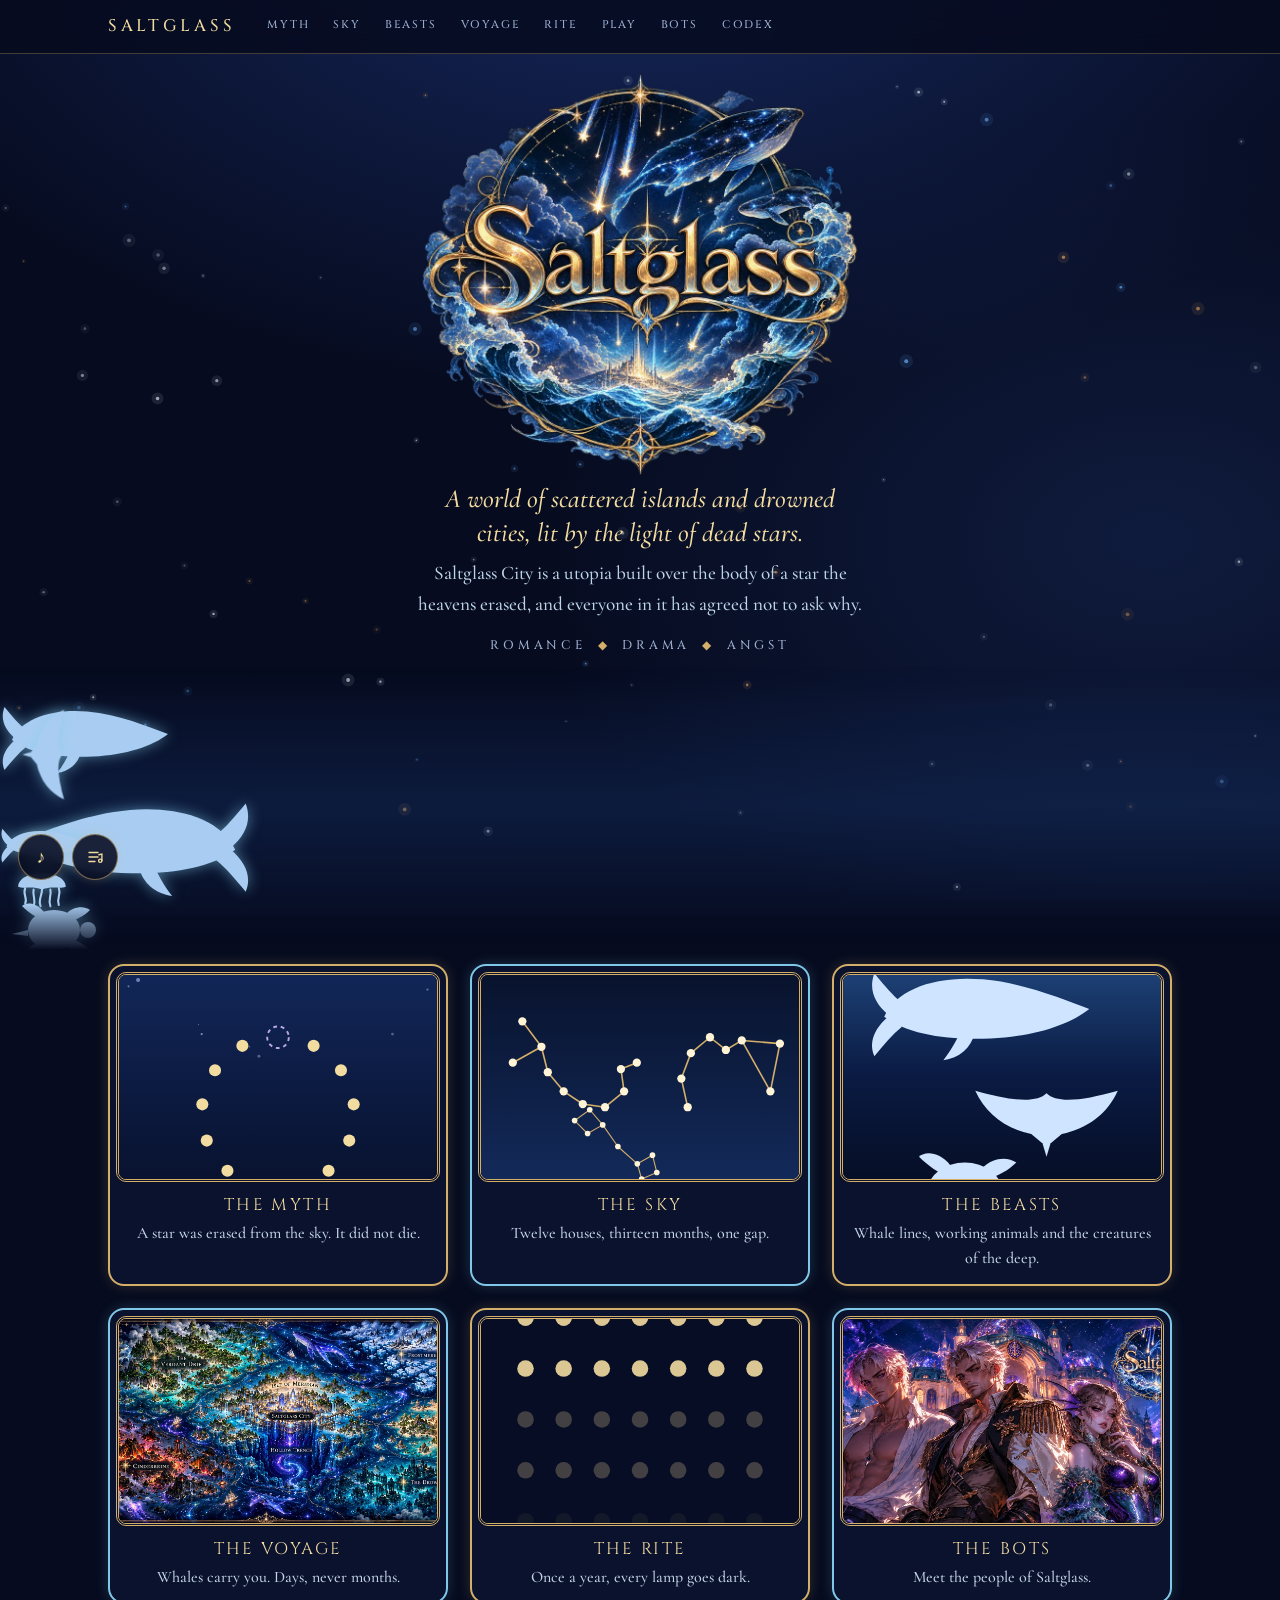
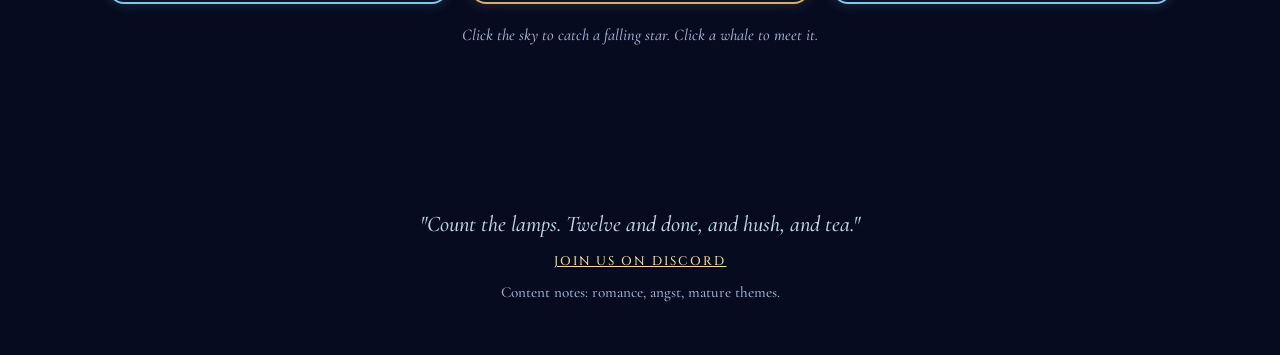
<file: index.html>
<!DOCTYPE html>
<html lang="en">
<head>
<meta charset="utf-8">
<meta http-equiv="Cache-Control" content="no-cache, must-revalidate">
<meta name="viewport" content="width=device-width, initial-scale=1, viewport-fit=cover">
<meta name="theme-color" content="#060b1f">
<title>Saltglass</title>
<link rel="icon" href="img/logo.webp">
<link rel="preconnect" href="https://fonts.googleapis.com">
<link rel="preconnect" href="https://fonts.gstatic.com" crossorigin>
<link href="https://fonts.googleapis.com/css2?family=Cinzel:wght@400;600&family=Cormorant+Garamond:ital,wght@0,500;0,600;1,500&display=swap" rel="stylesheet">
<link rel="stylesheet" href="css/style.css?v=20261114">
</head>
<body data-view="home">
<canvas id="starfall" aria-hidden="true"></canvas>
<div class="dimmer" aria-hidden="true"></div>

<header class="nav">
  <div class="nav-in">
    <button class="burger" id="menuBtn" aria-label="Menu" aria-expanded="false" aria-controls="navlinks"><span></span><span></span><span></span></button>
    <a class="brand" href="#home">Saltglass</a>
    <nav id="navlinks" aria-label="Sections">
      <a href="#myth">Myth</a><a href="#sky">Sky</a><a href="#beasts">Beasts</a><a href="#voyage">Voyage</a><a href="#rite">Rite</a><a href="#play">Play</a><a href="#bots">Bots</a><a href="#codex">Codex</a>
    </nav>
  </div>
</header>

<main>
  <section class="view" id="v-home" hidden></section>
  <section class="view" id="v-myth" hidden></section>
  <section class="view" id="v-sky" hidden></section>
  <section class="view" id="v-beasts" hidden></section>
  <section class="view" id="v-voyage" hidden></section>
  <section class="view" id="v-rite" hidden></section>
  <section class="view" id="v-play" hidden></section>
  <section class="view" id="v-bots" hidden></section>
  <section class="view" id="v-codex" hidden></section>
</main>

<footer class="foot">
  <p class="quote">"Count the lamps. Twelve and done, and hush, and tea."</p>
  <p class="foot-line"><a id="discord" href="http://discord.gg/velvethaven" target="_blank" rel="noopener">Join us on Discord</a></p>
  <p class="foot-small">Content notes: romance, angst, mature themes.</p>
</footer>

<div class="modal" id="modal" hidden><div class="box" role="dialog" aria-modal="true" aria-label="Details"><button class="x" aria-label="Close">×</button><div id="mbody"></div></div></div>
<div class="toast" id="toast" role="status" aria-live="polite"></div>

<script src="config.js?v=20261114"></script>
<script src="lore.js?v=20261114"></script>
<script src="bots.js?v=20261114"></script>
<script src="songs.js?v=20261114"></script>
<script src="js/art.js?v=20261114"></script>
<script src="js/core.js?v=20261114"></script>
<script src="js/v-home.js?v=20261114"></script>
<script src="js/v-sky.js?v=20261114"></script>
<script src="js/v-voyage.js?v=20261114"></script>
<script src="js/v-codex.js?v=20261114"></script>
<script src="js/v-bots.js?v=20261114"></script>
<script src="js/v-play.js?v=20261114"></script>
<script src="js/music.js?v=20261114"></script>
<script>
  (function(){ var d=document.getElementById('discord'); if(window.SITE_CONFIG&&SITE_CONFIG.DISCORD_URL) d.href=SITE_CONFIG.DISCORD_URL; SG.start(); })();
</script>
</body>
</html>
</file>
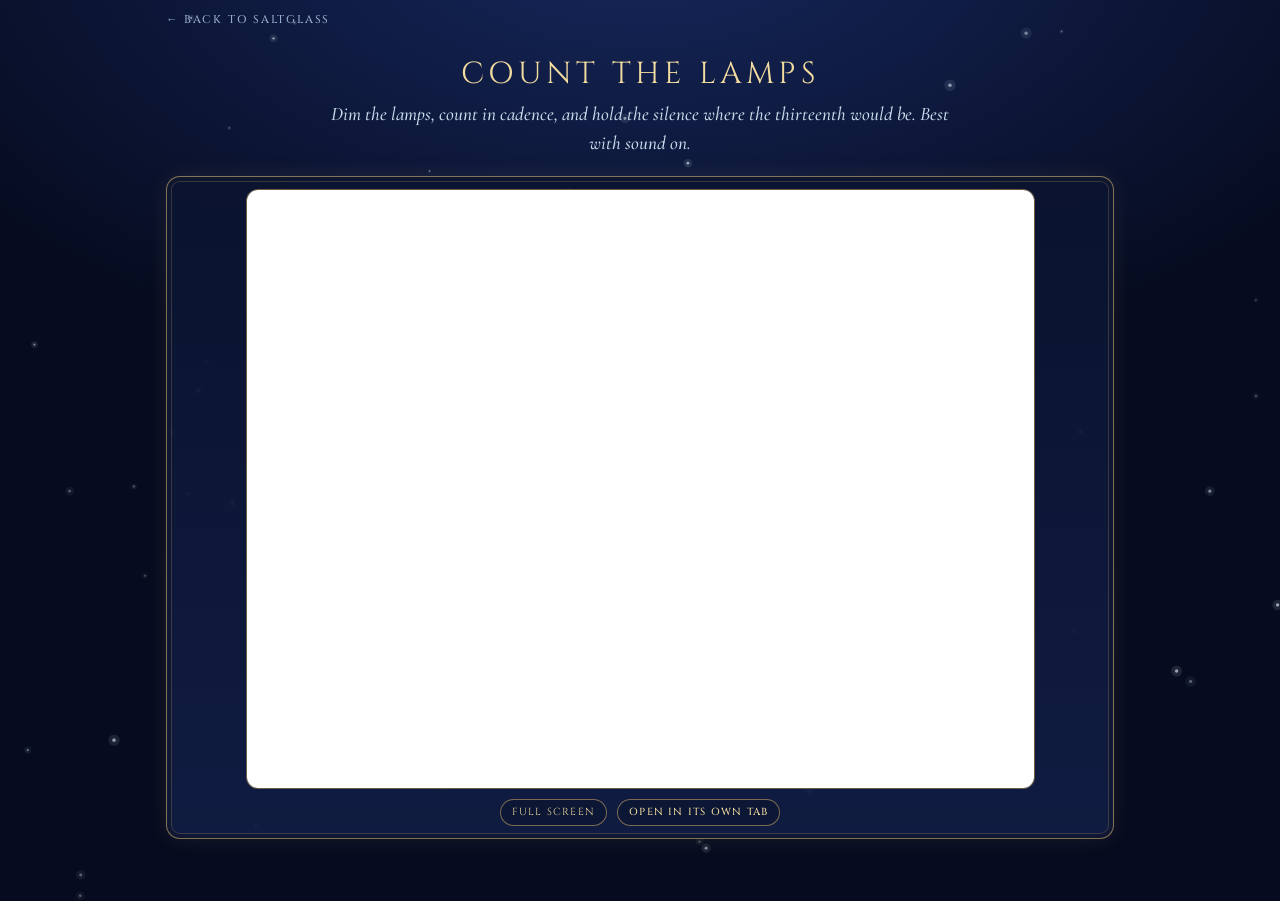
<file: games/count-the-lamps.html>
<!DOCTYPE html>
<html lang="en">
<head>
<meta charset="utf-8">
<meta name="viewport" content="width=device-width,initial-scale=1">
<title>Count the Lamps: a Saltglass rhythm game</title>
<meta name="description" content="Dim the lamps, count in cadence, and hold the silence where the thirteenth would be.">
<link rel="preconnect" href="https://fonts.googleapis.com"><link rel="preconnect" href="https://fonts.gstatic.com" crossorigin>
<link href="https://fonts.googleapis.com/css2?family=Cinzel:wght@400;600&family=Cormorant+Garamond:ital,wght@0,500;0,600;1,500&display=swap" rel="stylesheet">
<link rel="stylesheet" href="game.css?v=1">
<style>
.frame{position:relative;margin:0 auto;border:1px solid rgba(212,175,106,.5);border-radius:12px;overflow:hidden;background:#050a1f}
.frame iframe{position:absolute;left:0;top:0;border:0;overflow:hidden;transform-origin:0 0}
.frame:fullscreen{border:0;border-radius:0;margin:0}
</style>
</head>
<body>
<canvas id="stars" aria-hidden="true"></canvas>
<div class="top"><a href="../index.html#play">&larr; Back to Saltglass</a><span></span></div>
<div class="wrap">
  <h1>Count the Lamps</h1>
  <p class="sub">Dim the lamps, count in cadence, and hold the silence where the thirteenth would be. Best with sound on.</p>
  <div class="panel" style="padding:12px">
    <div class="frame" id="fr"><iframe id="gf" title="Count the Lamps, a Night of Quiet Lights game" allow="autoplay; fullscreen" allowfullscreen referrerpolicy="no-referrer"></iframe></div>
    <div class="row" style="margin-top:10px;justify-content:center"><button class="btn sm" id="fs" type="button">Full screen</button><a class="btn sm" id="tab" target="_blank" rel="noopener" style="text-decoration:none">Open in its own tab</a></div>
  </div>
</div>
<script src="../config.js"></script>
<script src="common.js?v=1"></script>
<script>
(function () {
  const URL_ = (window.SITE_CONFIG || {}).GAME_URL || 'https://light-the-lamps.ai.studio/';
  const fr = document.getElementById('fr'), gf = document.getElementById('gf');
  document.getElementById('tab').href = URL_; gf.src = URL_;
  /* The game renders at a roomy virtual size and is scaled down to fit, so it never needs its own scrollbar. */
  function fit() {
    const fs = document.fullscreenElement === fr, narrow = innerWidth < 700;
    const VW = narrow ? 420 : 1000, VH = narrow ? 820 : 760;
    const availW = fs ? innerWidth : Math.min(940, fr.parentElement.clientWidth - 24), availH = fs ? innerHeight : Math.max(320, innerHeight - 300);
    const sc = Math.min(availW / VW, availH / VH, 1);
    gf.style.width = VW + 'px'; gf.style.height = VH + 'px'; gf.style.transform = 'scale(' + sc + ')';
    fr.style.width = fs ? '100%' : Math.round(VW * sc) + 'px'; fr.style.height = fs ? '100%' : Math.round(VH * sc) + 'px';
  }
  fit(); addEventListener('resize', fit); document.addEventListener('fullscreenchange', fit);
  document.getElementById('fs').onclick = () => { try { (fr.requestFullscreen || fr.webkitRequestFullscreen).call(fr); } catch (e) { window.open(URL_, '_blank', 'noopener'); } };
})();
</script>
</body>
</html>
</file>
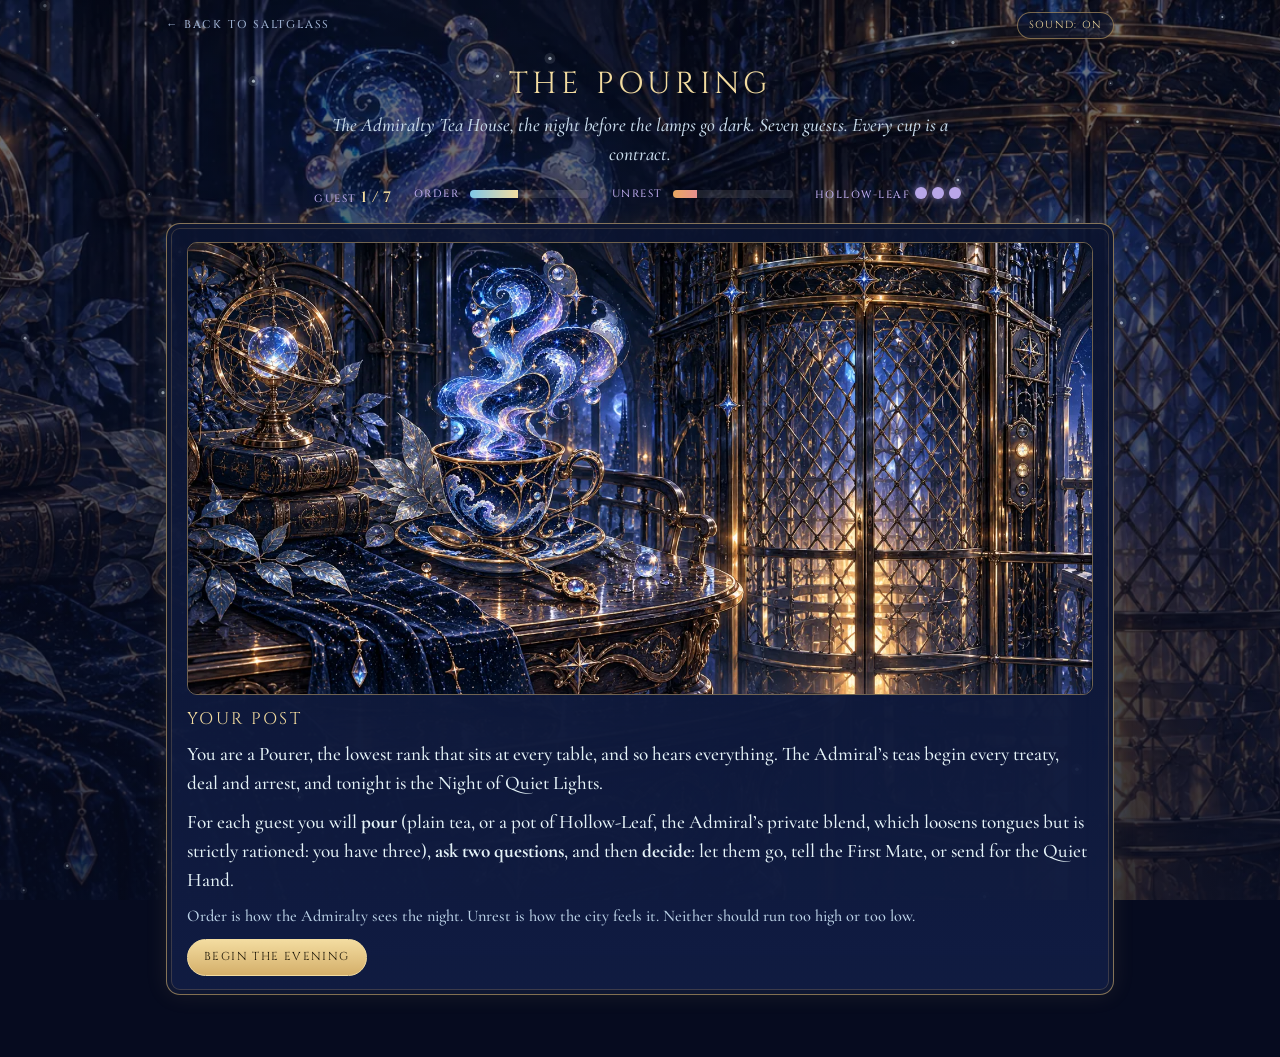
<file: games/pouring.html>
<!DOCTYPE html>
<html lang="en">
<head>
<meta charset="utf-8">
<meta name="viewport" content="width=device-width,initial-scale=1">
<title>The Pouring: a Saltglass tea game</title>
<meta name="description" content="Host seven guests at the Admiralty Tea House. Pour carefully. Every cup is a contract.">
<link rel="preconnect" href="https://fonts.googleapis.com"><link rel="preconnect" href="https://fonts.gstatic.com" crossorigin>
<link href="https://fonts.googleapis.com/css2?family=Cinzel:wght@400;600&family=Cormorant+Garamond:ital,wght@0,500;0,600;1,500&display=swap" rel="stylesheet">
<link rel="stylesheet" href="game.css?v=1">
<style>
.port{width:96px;height:96px;border-radius:50%;object-fit:cover;object-position:50% 25%;border:2px solid var(--gold);box-shadow:0 0 20px rgba(212,175,106,.3);flex:none;background:#0b1430}
@media (max-width:600px){.port{width:72px;height:72px}}
body::before{content:'';position:fixed;inset:0;z-index:0;pointer-events:none;background:linear-gradient(rgba(6,11,31,.55),rgba(6,11,31,.82)),url(img/teahouse.webp) center/cover no-repeat}
.hero-img{display:block;width:100%;aspect-ratio:2/1;object-fit:cover;border-radius:10px;border:1px solid rgba(212,175,106,.5);margin-bottom:12px}
.glyph{width:64px;height:64px;border-radius:50%;border:2px solid var(--gold);display:grid;place-items:center;font-family:var(--display);font-size:1.6rem;color:var(--gold-lt);background:radial-gradient(circle at 50% 35%,#24347a,#0b1430);box-shadow:0 0 18px rgba(212,175,106,.25);flex:none}
.guest{display:flex;gap:16px;align-items:center;margin-bottom:12px}
.guest .nm{font-family:var(--display);font-size:1.15rem;letter-spacing:.08em;color:var(--gold-lt)}
.guest .tt{color:var(--violet);font-style:italic;font-size:1rem}
.choices{display:grid;gap:8px;margin-top:12px}
.choices.two{grid-template-columns:repeat(auto-fit,minmax(min(100%,230px),1fr))}
.choices .btn{text-align:left;border-radius:12px;text-transform:none;letter-spacing:.02em;font-family:var(--body);font-size:1.1rem;padding:11px 14px}
.choices .btn small{display:block;color:var(--mist);font-size:.92rem}
.lines>div{margin:0 0 10px;padding-left:12px;border-left:2px solid rgba(212,175,106,.4)}
.lines .q{color:var(--mist);font-style:normal;font-size:1rem}
.cup{display:inline-block;width:12px;height:12px;border-radius:50%;margin-right:5px;background:var(--violet);box-shadow:0 0 8px rgba(185,167,232,.7);vertical-align:-1px}
.cup.used{background:transparent;border:1px solid var(--mist);box-shadow:none}
.end h1{margin-top:4px}.end .tally{display:grid;grid-template-columns:repeat(auto-fit,minmax(150px,1fr));gap:10px;margin:14px 0}
.end .tally div{border:1px solid rgba(212,175,106,.35);border-radius:10px;padding:8px 12px;background:rgba(11,20,48,.55)}
.end .tally b{display:block;font-family:var(--display);font-size:.62rem;letter-spacing:.16em;text-transform:uppercase;color:var(--violet);font-weight:400}
</style>
</head>
<body>
<canvas id="stars" aria-hidden="true"></canvas>
<div class="top"><a href="../index.html#play">&larr; Back to Saltglass</a><button class="btn sm" id="snd" type="button">Sound: on</button></div>
<div class="wrap">
  <h1>The Pouring</h1>
  <p class="sub">The Admiralty Tea House, the night before the lamps go dark. Seven guests. Every cup is a contract.</p>
  <div class="bar" id="bar"></div>
  <div id="stage"></div>
</div>
<script src="common.js?v=1"></script>
<script>
(function () {
  const { $, esc, tone, bell, clamp, save, load } = G; G.mute($('#snd'));

  /* Verdicts: letgo = let them leave, tell = tell the First Mate, hand = send for the Quiet Hand.
     Each outcome: o = Order change, u = Unrest change. */
  const GUESTS = [
    { id: 'orrin', name: 'Lady Orrin Vessel', title: 'Old-money council member, Upper Terraces', mono: 'O',
      open: 'She takes the cup without looking at it, as people do who have never poured their own.',
      q: [
        ['What brings you to Velvet Haven tonight?', 'The council wishes the quotas raised. We are always told next season.', 'Raised quotas, and a quiet word about why the First Mate’s brass ledger has our family names in it at all.'],
        ['How is the Upper Terraces?', 'Gilded, and a little sleepless.', 'Every lamp on my street flickers at the same hour each night. We have all agreed not to notice.'],
        ['Will you stay for a second cup?', 'A second cup is a second contract, dear. No.', 'Yes. I would like, just once, to sign something I understand.']],
      out: { letgo: { o: 1, u: 0, t: 'She leaves a coin for the Pourer and a sigh for the quotas. The council will keep grumbling.' },
             tell: { o: 1, u: 1, t: 'Volaro hears of it by morning. The council is irritated to be watched, and says so, politely, to everyone.' },
             hand: { o: -1, u: 2, t: 'An old-money lady, quietly collected. By dawn, three families have stopped drinking at the Haven.' } } },

    { id: 'corvane', name: 'Corvane Salt', title: 'Broker, Ashgrove Atoll', mono: 'C',
      open: 'He watches you pour, as a man does who has watched a great many things poured.',
      q: [
        ['Where have you sailed from?', 'Ashgrove, with salt. Honest salt.', 'Ashgrove. Eleven crates of salt and four of something that glitters when a lid slips.'],
        ['What are you carrying?', 'Tea, salt, fish. Check the barrels if you doubt me.', 'Dust, love. Clear, near pure. A Pale Runner brought it in under the fish.'],
        ['Is the tea to your liking?', 'Strong. Too strong for a man with nothing to hide.', 'I never drink what I have not watched poured. Yours was the first I could not refuse.']],
      out: { letgo: { o: -2, u: 0, t: 'He bows. By midnight there is a new twist of oilskin in a Tea House back room, and nobody has looked for it.' },
             tell: { o: 1, u: 0, t: 'The First Mate’s clerks are very interested in four crates. Corvane is gone before they reach the quay.' },
             hand: { o: 2, u: 0, t: 'The Quiet Hand escorts him out after the pot is poured. The crates are found. Order is quietly pleased.' } } },

    { id: 'ilu', name: 'Ilu Reedmark', title: 'Envoy of the Verdant Drift', mono: 'I',
      open: 'She sits very straight. Envoys from the Drift always do. They know who is watching.',
      q: [
        ['What does the Drift want of Saltglass?', 'Fair trade and open water.', 'The Admiral to step down. Quietly, with grace. We would let him.'],
        ['What is the Drift like?', 'Green. Wet. Honest.', 'Older than your city’s guilt. The priests still carve the old name, and they know what you burn.'],
        ['Does the Admiral frighten you?', 'He pours beautifully.', 'A man who cannot say his own name should not hold so many lives.']],
      out: { letgo: { o: 0, u: -1, t: 'She leaves courteously. The Drift remembers who treated its envoy as a guest.' },
             tell: { o: 1, u: 0, t: 'Volaro adds a line to the ledger. Nothing happens, which is its own kind of answer.' },
             hand: { o: 1, u: 3, t: 'An envoy of the one independent region, collected at the Admiralty table. By morning the Drift has closed its harbours.' } } },

    { id: 'maren', name: 'Maren Ashgood', title: 'Glass-steel smith, Cinderbrine', mono: 'M',
      open: 'Her hands are scarred by hot glass. She holds the cup as if it might break first.',
      q: [
        ['What do you make?', 'Glass-steel. Heavy, honest work.', 'Glass-steel by day. By night I set a chair at my table and nobody sits in it.'],
        ['Is it true the Thirteenth is dead?', 'So they say. Hush.', 'Dead things do not call. Listen at the bottom of the lift shaft some midnight.'],
        ['Is there anything you want from me?', 'Another cup, and a quiet table.', 'A chair. Just a chair, set out at the back table. Nothing more. Please.']],
      out: { letgo: { o: -1, u: 0, t: 'You set an empty chair at the back table. She does not look at it. She nods once, and is gone.', bearer: 1 },
             tell: { o: 1, u: 0, t: 'A smith with a chair. The First Mate writes it down and, for once, does nothing more.' },
             hand: { o: 2, u: 2, t: 'A heretic, collected. The forges of Cinderbrine go quiet for a night in protest.', } } },

    { id: 'teodric', name: 'Teodric Valemoor', title: 'Whale-singer, Frostmere Reach', mono: 'T',
      open: 'He is pale, and stares at the steam as though it were speaking.',
      q: [
        ['You seem unwell.', 'The sea is loud tonight. That is all.', 'My eyes went white at the quay. Someone fetched water. They do not know what I hear.'],
        ['What do you hear?', 'Whales. They always sing.', 'A voice under all the voices. It says I am missing a piece.'],
        ['Where were you born?', 'On the ice. Under Aquarius.', 'Under a star that was burned before it landed, my mother was told. She never said by whom.']],
      out: { letgo: { o: 0, u: -1, t: 'You send a second cup, plain, to his table. He leaves steadier than he arrived.' },
             tell: { o: 1, u: 1, t: 'The First Mate is very gentle about it, which is worse. Someone will be watching Teodric now.' },
             hand: { o: 1, u: 3, t: 'A star-touched singer, taken in the quiet. Frostmere hears by the next tide, and does not forgive it.' } } },

    { id: 'pell', name: 'Pell', title: 'No trade given', mono: 'P',
      open: 'A thin figure with bright eyes who laughs a half-beat too late.',
      q: [
        ['How are you tonight?', 'Fine. Just fine. The lamps are loud.', 'I saw a star’s whole life last night. It was somebody’s childhood.'],
        ['What are you running from?', 'Nothing. From the quiet.', 'From the quiet. When it stops I hear nothing at all, and that is worse.'],
        ['Will you leave quietly?', 'If you like.', 'Please do not tell the Quiet Hand. I will go. I will go.']],
      out: { letgo: { o: 0, u: -1, t: 'You pour plain water, and tea, and say nothing. Pell sleeps in the corner until dawn.' },
             tell: { o: 1, u: 0, t: 'A name for the ledger. A dust-user is pitiable more than dangerous, and the First Mate knows it.' },
             hand: { o: 1, u: 2, t: 'Dust-users are hunted, and Pell is collected. Under the lamps, the Undertow notices who was taken.' } } },

    { id: 'sabel', name: 'Sabel Thorne', title: 'Pressure-wright, the Undertow', mono: 'S',
      open: 'She still has sealant on her hands. She apologises for it twice.',
      q: [
        ['You look tired.', 'Twelve hours in the domes.', 'Three leaks sealed this week. The Dome ration has been cut again.'],
        ['What do you need from the Admiralty?', 'A word with the First Mate.', 'Starfall for the air. One more cut and the Bellgardens go dim. Then the Undertow.'],
        ['Who else knows?', 'Everyone who breathes down there.', 'Nobody up here. That is the whole trouble.']],
      out: { letgo: { o: 0, u: 1, t: 'She thanks you for the tea and returns to the lifts. Nothing changes down there, and the air thins a little more.' },
             tell: { o: 1, u: -2, t: 'Volaro reads the note twice. The Dome allocation is eased by a hair before the night is out. The Undertow keeps breathing.', air: 1 },
             hand: { o: 0, u: 3, t: 'The pressure-wright is taken from her post. Two nights later the air system stumbles, and the lifts fill with frightened people.' } } }
  ];

  const ENDS = [
    { k: 'chair', t: 'The Empty Chair', test: s => s.bearer >= 1 && s.innocent === 0 && s.unrest <= 5,
      b: 'At dawn there is a small chair at the back table that was not there before, and a cup poured for no one. Someone has written the old name on the underside of the saucer. You were seen to be kind. The Bearers do not forget that, and neither, you suspect, does the star.' },
    { k: 'spilt', t: 'Spilt', test: s => s.unrest >= 8,
      b: 'The city wakes frightened. The Undertow lamps flicker, the Drift is silent, and in the Upper Terraces people stop pretending the tea tastes the same. By noon the First Mate is asking who poured, and you have no good answer.' },
    { k: 'polite', t: 'A Very Polite City', test: s => s.order >= 8 && s.innocent >= 2,
      b: 'The Admiralty praises your discretion. Every table is quiet. Every guest, you notice, is a little careful of their cup. You have been very useful, and nobody at the Haven will quite meet your eye.' },
    { k: 'steady', t: 'Steady Lamps', test: s => s.unrest <= 3 && s.order >= 4,
      b: 'The Haven closes without incident. The lamps will go dark at sunset and come back, and the city will say it was a quiet year. You poured well, and that is all anyone will ever say of you.' },
    { k: 'cold', t: 'The Pot Goes Cold', test: () => true,
      b: 'A mixed night. Some were helped, some were not, and the ledger will say more about it than you will. The pot goes cold on the back shelf, and tomorrow you pour again.' }
  ];

  let S, step, gi, tea, asked, leaves;
  function reset() { S = { order: 4, unrest: 2, bearer: 0, innocent: 0, air: 0, hands: 0, log: [] }; gi = 0; leaves = 3; step = 'intro'; render(); }

  function bar() {
    const m = (v, bad) => `<span class="meter ${bad ? 'bad' : ''}"><i style="width:${v * 10}%"></i></span>`;
    $('#bar').innerHTML = `<span class="stat">Guest<b>${Math.min(gi + 1, GUESTS.length)} / ${GUESTS.length}</b></span>
      <span class="stat">Order ${m(S.order)}</span><span class="stat">Unrest ${m(S.unrest, 1)}</span>
      <span class="stat">Hollow-Leaf ${Array.from({ length: 3 }, (_, i) => `<span class="cup ${i < leaves ? '' : 'used'}"></span>`).join('')}</span>`;
  }

  function render() {
    bar(); const st = $('#stage'); const g = GUESTS[gi];
    if (step === 'intro') {
      st.innerHTML = `<div class="panel fade"><img class="hero-img" src="img/teahouse.webp" alt="A cup of starlit tea steaming on a brass table in the Admiralty Tea House"><h2>Your post</h2>
        <p>You are a Pourer, the lowest rank that sits at every table, and so hears everything. The Admiral’s teas begin every treaty, deal and arrest, and tonight is the Night of Quiet Lights.</p>
        <p>For each guest you will <b>pour</b> (plain tea, or a pot of Hollow-Leaf, the Admiral’s private blend, which loosens tongues but is strictly rationed: you have three), <b>ask two questions</b>, and then <b>decide</b>: let them go, tell the First Mate, or send for the Quiet Hand.</p>
        <p class="note">Order is how the Admiralty sees the night. Unrest is how the city feels it. Neither should run too high or too low.</p>
        <div class="row"><button class="btn on" id="go">Begin the evening</button></div></div>`;
      $('#go').onclick = () => { tone(0); step = 'pour'; render(); }; return;
    }
    if (step === 'end') return ending();
    const head = `<div class="panel fade"><div class="guest"><img class="port" src="img/${g.id}.webp" alt="${esc(g.name)}" onerror="this.outerHTML='<div class=glyph>${g.mono}</div>'"><div><div class="nm">${esc(g.name)}</div><div class="tt">${esc(g.title)}</div></div></div>`;
    if (step === 'pour') {
      st.innerHTML = head + `<p class="say">${esc(g.open)}</p>
        <div class="choices two"><button class="btn" data-t="plain">Pour plain tea<small>Safe. They will tell you very little.</small></button>
        <button class="btn" data-t="leaf" ${leaves < 1 ? 'disabled' : ''}>Pour Hollow-Leaf<small>${leaves} pot${leaves === 1 ? '' : 's'} left. They will say more than they meant to.</small></button></div></div>`;
      st.querySelectorAll('[data-t]').forEach(b => b.onclick = () => { tea = b.dataset.t; if (tea === 'leaf') leaves--; asked = []; tone(tea === 'leaf' ? 4 : 1); step = 'ask'; render(); }); return;
    }
    if (step === 'ask') {
      const lines = asked.map(i => `<div><div class="q">You: ${esc(g.q[i][0])}</div><div class="say">${esc(g.q[i][tea === 'leaf' ? 2 : 1])}</div></div>`).join('');
      const left = 2 - asked.length;
      st.innerHTML = head + `<p class="note">${tea === 'leaf' ? 'The Hollow-Leaf is steeped with trace starfall. Their eyes soften.' : 'A plain pot. Courteous, and closed.'}</p>
        <div class="lines">${lines}</div>
        ${left > 0 ? `<p class="who">Ask a question (${left} left)</p><div class="choices">${g.q.map((q, i) => asked.includes(i) ? '' : `<button class="btn" data-q="${i}">${esc(q[0])}</button>`).join('')}</div>` :
          `<p class="who">Your decision</p><div class="choices two"><button class="btn" data-d="letgo">Let them leave<small>Wish them well.</small></button><button class="btn" data-d="tell">Tell the First Mate<small>A note, sealed, to Volaro’s office.</small></button><button class="btn warn" data-d="hand">Send for the Quiet Hand<small>Quietly, after the pot is poured.</small></button></div>`}</div>`;
      st.querySelectorAll('[data-q]').forEach(b => b.onclick = () => { asked.push(+b.dataset.q); tone(2 + asked.length); render(); });
      st.querySelectorAll('[data-d]').forEach(b => b.onclick = () => decide(b.dataset.d)); return;
    }
    if (step === 'out') {
      const o = S.last;
      st.innerHTML = head + `<p class="say">${esc(o.t)}</p>
        <p class="note"><span class="${o.o >= 0 ? 'good' : 'bad'}">Order ${o.o > 0 ? '+' : ''}${o.o}</span> &nbsp; <span class="${o.u <= 0 ? 'good' : 'bad'}">Unrest ${o.u > 0 ? '+' : ''}${o.u}</span></p>
        <div class="row"><button class="btn on" id="nx">${gi + 1 < GUESTS.length ? 'Next guest' : 'The lamps go dark'}</button></div></div>`;
      $('#nx').onclick = () => { gi++; step = gi < GUESTS.length ? 'pour' : 'end'; render(); }; return;
    }
  }

  function decide(d) {
    const g = GUESTS[gi], o = g.out[d];
    S.order = clamp(S.order + o.o, 0, 10); S.unrest = clamp(S.unrest + o.u, 0, 10);
    if (o.bearer) S.bearer++; if (o.air) S.air = 1;
    if (d === 'hand') { S.hands++; if (['orrin', 'teodric', 'pell', 'sabel'].includes(g.id)) S.innocent++; }
    S.last = o; (d === 'hand' ? bell : () => tone(0))(); step = 'out'; render();
  }

  function ending() {
    const e = ENDS.find(x => x.test(S)); save('pouring_end', e.k);
    $('#bar').innerHTML = '';
    $('#stage').innerHTML = `<div class="panel end fade"><p class="who" style="text-align:center">Midnight. The Twelve Names are read. The city holds its silence.</p><h1>${esc(e.t)}</h1>
      <p class="say" style="text-align:center">${esc(e.b)}</p>
      <div class="tally"><div><b>Order</b>${S.order} / 10</div><div><b>Unrest</b>${S.unrest} / 10</div><div><b>Sent for the Quiet Hand</b>${S.hands}</div><div><b>Bearers helped</b>${S.bearer}</div></div>
      ${S.air ? '<p class="note good" style="text-align:center">The Undertow’s air held, because you passed on a warning.</p>' : ''}
      <p class="note" style="text-align:center">Just after midnight, the Admiral pours a cup for no one, and leaves it out for the empty count. Then he goes down alone.</p>
      <div class="row" style="justify-content:center"><button class="btn on" id="again">Pour again</button><a class="btn" href="../index.html#play" style="text-decoration:none">Back to Saltglass</a></div>
      <p class="note" style="text-align:center;margin-top:12px">There are five endings. Tonight you found: <i>${esc(e.t)}</i>.</p></div>`;
    $('#again').onclick = reset; tone(5);
  }
  reset();
})();
</script>
</body>
</html>
</file>
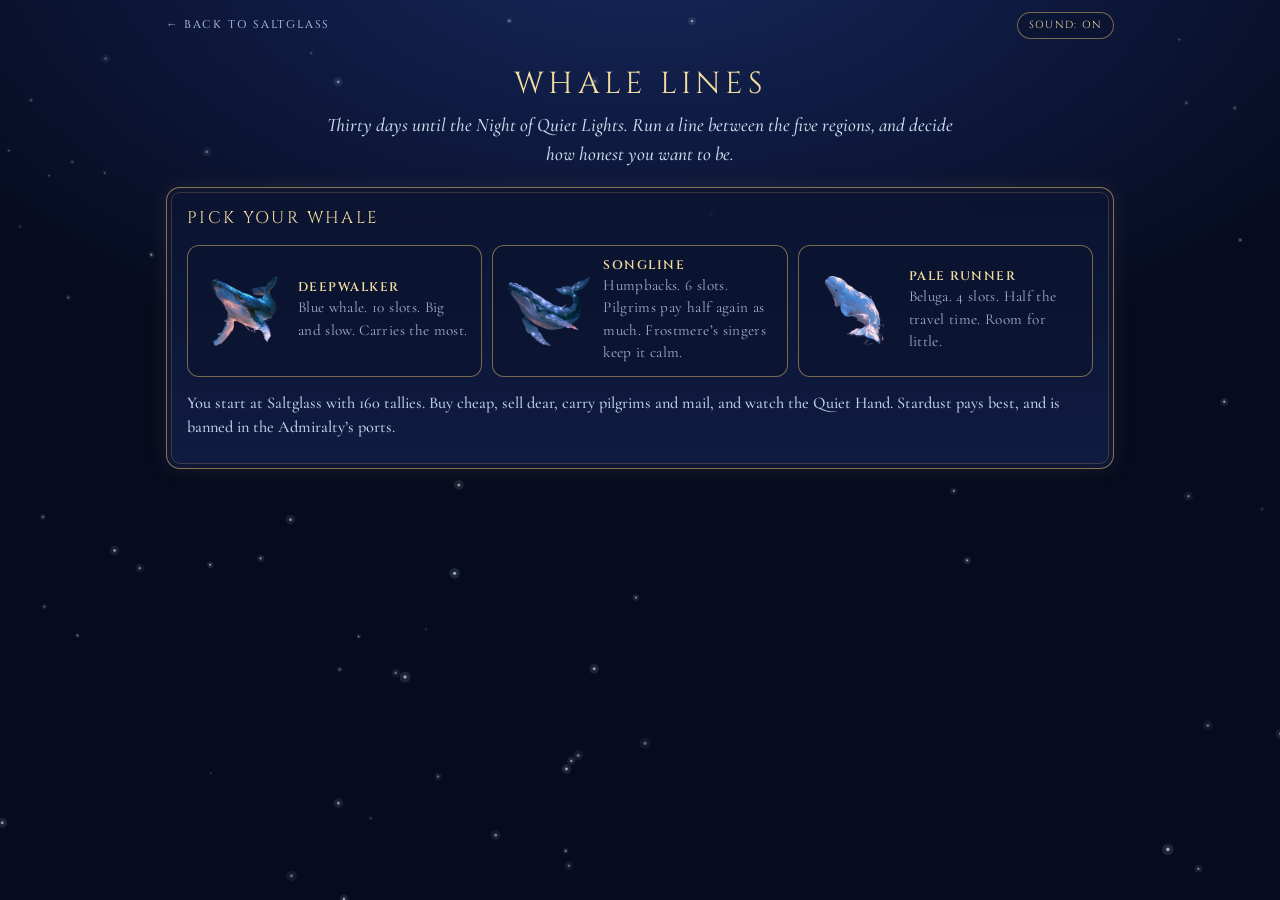
<file: games/whale-lines.html>
<!DOCTYPE html>
<html lang="en">
<head>
<meta charset="utf-8">
<meta name="viewport" content="width=device-width,initial-scale=1">
<title>Whale Lines: a Saltglass voyage game</title>
<meta name="description" content="Run a whale line across the regions of Saltglass before the Night of Quiet Lights. Trade, carry pilgrims, and decide what to do about dust.">
<link rel="preconnect" href="https://fonts.googleapis.com"><link rel="preconnect" href="https://fonts.gstatic.com" crossorigin>
<link href="https://fonts.googleapis.com/css2?family=Cinzel:wght@400;600&family=Cormorant+Garamond:ital,wght@0,500;0,600;1,500&display=swap" rel="stylesheet">
<link rel="stylesheet" href="game.css?v=1">
<style>
.grid{display:grid;grid-template-columns:minmax(0,1.1fr) minmax(0,1fr);gap:14px;align-items:start}
@media (max-width:760px){.grid{grid-template-columns:1fr}}
#map{width:100%;height:auto;display:block}
#map .lane{stroke:rgba(127,200,232,.35);stroke-width:1.4;stroke-dasharray:3 7}
#map .lane.on{stroke:var(--sea);stroke-width:2.2}
#map .lab{font-family:var(--display);font-size:11px;letter-spacing:.06em;fill:var(--sea);text-anchor:middle;paint-order:stroke;stroke:#0b1430;stroke-width:4px}
#map .node{cursor:pointer}
#map .node circle{fill:rgba(11,20,48,.9);stroke:var(--gold);stroke-width:2;transition:fill .2s}
#map .node:hover circle,#map .node:focus-visible circle{fill:rgba(212,175,106,.3)}
#map .node.here circle{fill:rgba(212,175,106,.55);stroke:var(--gold-lt);stroke-width:3}
#map .node text{font-family:var(--display);font-size:10px;letter-spacing:.08em;fill:var(--gold-lt);text-anchor:middle;pointer-events:none}
#map .whale{fill:var(--sea);opacity:.9}
table{width:100%;border-collapse:collapse;font-size:1.02rem}
th{font-family:var(--display);font-size:.58rem;letter-spacing:.14em;text-transform:uppercase;color:var(--violet);font-weight:400;text-align:left;padding:4px 4px}
td{padding:5px 4px;border-top:1px solid rgba(212,175,106,.2);vertical-align:middle}
td.n{color:var(--gold-lt)}td.r{text-align:right;white-space:nowrap}
.cb{color:var(--rose);font-size:.8rem;font-family:var(--display);letter-spacing:.1em}
.log{max-height:160px;overflow:auto;font-size:1rem;color:#c9dcec}
.log div{padding:3px 0;border-bottom:1px dotted rgba(212,175,106,.2)}
.log b{color:var(--gold-lt);font-family:var(--display);font-size:.62rem;letter-spacing:.12em;margin-right:6px}
.opt{display:grid;grid-template-columns:repeat(auto-fit,minmax(min(100%,230px),1fr));gap:10px;margin:14px 0}
.opt .btn{text-align:left;border-radius:12px;text-transform:none;letter-spacing:.02em;font-family:var(--body);font-size:1.08rem;padding:12px 14px}
.opt .btn b{display:block;font-family:var(--display);font-size:.78rem;letter-spacing:.12em;text-transform:uppercase;color:var(--gold-lt);font-weight:600}
.opt .btn small{color:var(--mist);font-size:.95rem}
.ctr{display:grid;grid-template-columns:repeat(auto-fit,minmax(130px,1fr));gap:10px;margin:14px 0}
.ctr div{border:1px solid rgba(212,175,106,.35);border-radius:10px;padding:8px 12px;background:rgba(11,20,48,.55)}
.ctr b{display:block;font-family:var(--display);font-size:.6rem;letter-spacing:.16em;text-transform:uppercase;color:var(--violet);font-weight:400}
.contract{border:1px solid rgba(127,200,232,.4);border-radius:10px;padding:8px 12px;margin-top:8px;background:rgba(11,20,48,.5);font-size:1.02rem}
.thumb{width:34px;height:34px;border-radius:7px;object-fit:contain;background:#0b1430;border:1px solid rgba(212,175,106,.4);vertical-align:middle;margin-right:8px}
.place{display:block;width:100%;height:120px;object-fit:cover;border-radius:10px;border:1px solid rgba(212,175,106,.45);margin-bottom:10px}
.wh{display:flex;gap:12px;align-items:center}
.wh img{width:84px;height:70px;object-fit:contain;flex:none}
.ov{position:fixed;inset:0;z-index:50;background:rgba(2,4,12,.82);display:grid;place-items:center;padding:14px;backdrop-filter:blur(4px)}
.ov .box{max-width:560px;width:100%;max-height:92vh;overflow:auto;background:linear-gradient(#0b1430,#111d44);border:2px solid var(--gold);border-radius:16px;padding:16px;box-shadow:0 0 40px rgba(212,175,106,.25);text-align:center}
.ov img{width:100%;max-height:46vh;object-fit:cover;border-radius:10px;border:1px solid rgba(212,175,106,.45);margin-bottom:10px}
.ov img.cut{object-fit:contain;background:radial-gradient(circle,#16285e,#060b1f);height:220px}
</style>
</head>
<body>
<canvas id="stars" aria-hidden="true"></canvas>
<div class="top"><a href="../index.html#play">&larr; Back to Saltglass</a><button class="btn sm" id="snd" type="button">Sound: on</button></div>
<div class="wrap" id="app"></div>
<script src="common.js?v=1"></script>
<script>
(function () {
  const { $, $$, esc, rnd, pick, clamp, tone, bell, save, load } = G; G.mute($('#snd'));
  const END_DAY = 30;

  const TOWNS = {
    S: { name: 'Saltglass', x: 300, y: 150, note: 'The capital. Pays well for everything, and patrols hard.', patrol: .25 },
    C: { name: 'Cinderbrine', x: 130, y: 90, note: 'Black sand and forges. Glass-steel is cheap here.', patrol: .18 },
    A: { name: 'Ashgrove', x: 140, y: 270, note: 'Salt flats and syndicates. No patrols to speak of.', patrol: 0 },
    D: { name: 'Verdant Drift', x: 470, y: 90, note: 'Jungle isles. Fruit is cheap, and pilgrims never stop coming.', patrol: 0 },
    F: { name: 'Frostmere Reach', x: 480, y: 270, note: 'Ice and aurora. Whale-oil is cheap, and everything else is dear.', patrol: 0 }
  };
  const DIST = { SC: 3, SA: 4, SD: 5, SF: 7, CA: 5, CD: 6, CF: 8, AD: 6, AF: 9, DF: 6 };
  const dist = (a, b) => DIST[a + b] || DIST[b + a];
  const GOODS = [
    { id: 'glass', name: 'Glass-steel', base: 40, m: { S: 1.6, C: .6, A: 1.3, D: 1.4, F: 1.3 } },
    { id: 'fruit', name: 'Drift fruit', base: 18, m: { S: 1.5, C: 1.2, A: 1.3, D: .5, F: 1.7 } },
    { id: 'salt', name: 'Salt and tea', base: 12, m: { S: 1.2, C: 1.3, A: .5, D: 1.4, F: 1.5 } },
    { id: 'oil', name: 'Whale-oil', base: 30, m: { S: 1.4, C: 1.6, A: 1.2, D: 1.3, F: .55 } },
    { id: 'dust', name: 'Stardust', base: 90, m: { S: 2.2, C: 1.5, A: .5, D: 1.3, F: 1.4 }, dark: true }
  ];
  const WIMG = { deep: '../img/creatures/deepwalkers.webp', song: '../img/creatures/songlines.webp', pale: '../img/creatures/pale-runners.webp' };
  const PIMG = { S: 'fall', C: 'cinderbrine', A: 'ashgrove', D: 'drift', F: 'frostmere' };
  const WHALES = {
    deep: { name: 'Deepwalker', kind: 'Blue whale', cap: 10, spd: 1, blurb: 'Big and slow. Carries the most.' },
    song: { name: 'Songline', kind: 'Humpbacks', cap: 6, spd: 1, blurb: 'Pilgrims pay half again as much. Frostmere’s singers keep it calm.' },
    pale: { name: 'Pale Runner', kind: 'Beluga', cap: 4, spd: .5, blurb: 'Half the travel time. Room for little.' }
  };
  const RANKS = [[0, 'Deckhand', 'You never made it off the quay.'], [600, 'Whale-rider', 'You are known on the Harbour Greys, and little further.'], [1500, 'Line-captain', 'Handlers nod to you. Guilds send you their tea.'], [3000, 'Master of the Lines', 'Every handler from Frostmere to Cinderbrine knows your whale’s name.']];

  let S;
  const slots = () => Object.values(S.cargo).reduce((a, b) => a + b, 0) + S.contracts.reduce((a, c) => a + c.slots, 0);
  const cap = () => WHALES[S.whale].cap + S.racks * 3;
  function reprice() {
    S.price = {}; for (const t in TOWNS) { S.price[t] = {}; GOODS.forEach(g => S.price[t][g.id] = Math.max(3, g.base * g.m[t] * rnd(.85, 1.15))); }
  }
  function newContract(from) {
    const pilgrims = Math.random() < .6, tos = Object.keys(TOWNS).filter(t => t !== from);
    const to = pilgrims ? (from === 'D' ? pick(tos) : 'D') : pick(tos), d = dist(from, to);
    const slotsN = pilgrims ? Math.floor(rnd(2, 5)) : 1, due = S.day + Math.ceil(d * (S.whale === 'pale' ? .5 : 1)) + Math.floor(rnd(2, 5));
    const rate = pilgrims ? 38 * (S.whale === 'song' ? 1.5 : 1) : 85;
    return { id: Math.random().toString(36).slice(2, 7), kind: pilgrims ? 'pilgrims' : 'mail', from, to, slots: slotsN, pay: Math.round(rate * slotsN * (d / 4 + .5)), due };
  }
  function start(w) {
    S = { whale: w, day: 1, at: 'S', tallies: 160, cargo: {}, contracts: [], offers: {}, racks: 0, heat: 0, omen: 0, ran: 0, caught: 0, beasts: 0, log: [], done: false };
    GOODS.forEach(g => S.cargo[g.id] = 0); reprice();
    for (const t in TOWNS) S.offers[t] = Math.random() < .7 ? newContract(t) : null;
    say('You take the reins of a ' + WHALES[w].name + ' at the Whale Basin. Thirty days until the lamps go dark.'); render(); tone(0);
  }
  function say(t) { S.log.unshift({ d: S.day, t }); S.log = S.log.slice(0, 40); }

  function intro() {
    $('#app').innerHTML = `<h1>Whale Lines</h1><p class="sub">Thirty days until the Night of Quiet Lights. Run a line between the five regions, and decide how honest you want to be.</p>
      <div class="panel"><h2>Pick your whale</h2><div class="opt">${Object.entries(WHALES).map(([k, w]) => `<button class="btn" data-w="${k}"><span class="wh"><img src="${WIMG[k]}" alt=""><span><b>${w.name}</b><small>${w.kind}. ${w.cap} slots. ${w.blurb}</small></span></span></button>`).join('')}</div>
      <p class="note">You start at Saltglass with 160 tallies. Buy cheap, sell dear, carry pilgrims and mail, and watch the Quiet Hand. Stardust pays best, and is banned in the Admiralty’s ports.</p>
      ${load('whales_best', 0) ? `<p class="note">Your best finish: <b>${load('whales_best', 0)}</b> tallies.</p>` : ''}</div>`;
    $$('[data-w]').forEach(b => b.onclick = () => start(b.dataset.w));
  }

  function render() {
    if (S.done) return;
    const T = TOWNS[S.at], here = Object.keys(TOWNS);
    const lanes = []; here.forEach((a, i) => here.slice(i + 1).forEach(b => lanes.push([a, b])));
    const dd = (a, b) => Math.ceil(dist(a, b) * WHALES[S.whale].spd);
    const svg = `<svg id="map" viewBox="0 0 620 340" role="img" aria-label="Chart of the five regions">
      <rect width="620" height="340" rx="12" fill="#070d24"/>
      ${lanes.map(([a, b]) => { const A = TOWNS[a], B = TOWNS[b], on = a === S.at || b === S.at; return `<line class="lane ${on ? 'on' : ''}" x1="${A.x}" y1="${A.y}" x2="${B.x}" y2="${B.y}"/>${on ? `<text class="lab" x="${(A.x + B.x) / 2}" y="${(A.y + B.y) / 2 + 4}">${dd(a, b)}d</text>` : ''}`; }).join('')}
      ${here.map(k => { const t = TOWNS[k]; return `<g class="node ${k === S.at ? 'here' : ''}" data-t="${k}" tabindex="0" role="button" aria-label="${t.name}${k === S.at ? ' (you are here)' : ', ' + dd(S.at, k) + ' days'}"><circle cx="${t.x}" cy="${t.y}" r="30"/><text x="${t.x}" y="${t.y + 4}">${t.name.split(' ')[0]}</text></g>`; }).join('')}
      <path class="whale" d="M${T.x - 14} ${T.y - 44}q10 -12 22 -2q8 -6 14 2q-8 2 -12 8q-12 6 -24 -8z"/></svg>`;
    const mk = S.price[S.at];
    const rows = GOODS.map(g => { const p = Math.round(mk[g.id]), sp = Math.round(mk[g.id] * .92), q = S.cargo[g.id];
      return `<tr><td class="n"><img class="thumb" src="img/${g.id}.webp" alt="">${g.name}${g.dark ? ' <span class="cb">BANNED</span>' : ''}</td><td class="r">${p}</td><td class="r">${sp}</td><td class="r">${q}</td>
      <td class="r"><button class="btn sm" data-b="${g.id}" ${S.tallies < p || slots() >= cap() ? 'disabled' : ''}>Buy</button> <button class="btn sm" data-s="${g.id}" ${q < 1 ? 'disabled' : ''}>Sell</button></td></tr>`; }).join('');
    const offer = S.offers[S.at];
    const act = S.contracts.map(c => `<div class="contract">${c.kind === 'pilgrims' ? c.slots + ' pilgrims' : 'Sealed mail'} to ${TOWNS[c.to].name}, by day ${c.due}. Pays ${c.pay}.</div>`).join('');
    $('#app').innerHTML = `<h1>Whale Lines</h1>
      <div class="bar"><span class="stat">Day<b>${S.day} / ${END_DAY}</b></span><span class="stat">Tallies<b>${Math.round(S.tallies)}</b></span><span class="stat">Hold<b>${slots()} / ${cap()}</b></span><span class="stat">Quiet Hand<span class="meter bad"><i style="width:${S.heat * 10}%"></i></span></span><span class="stat">${WHALES[S.whale].name}</span></div>
      <div class="grid"><div><div class="panel"><h2>The sea chart</h2>${svg}<p class="note">${esc(T.note)} Click a region to sail there.</p></div>
      <div class="panel"><h2>Log</h2><div class="log">${S.log.map(l => `<div><b>DAY ${l.d}</b>${esc(l.t)}</div>`).join('')}</div></div></div>
      <div><div class="panel"><img class="place" src="../img/places/${PIMG[S.at]}.webp" alt="${T.name}"><h2>${T.name} market</h2><table><tr><th>Goods</th><th class="r">Buy</th><th class="r">Sell</th><th class="r">Hold</th><th></th></tr>${rows}</table>
        <div class="row" style="margin-top:10px"><button class="btn sm" id="rack" ${S.tallies < 120 || S.racks >= 2 ? 'disabled' : ''}>Cargo racks +3 slots (120)</button></div></div>
      <div class="panel"><h2>Contracts</h2>${offer ? `<div class="contract">${offer.kind === 'pilgrims' ? offer.slots + ' pilgrims bound for ' + TOWNS[offer.to].name : 'Sealed mail for ' + TOWNS[offer.to].name}, by day ${offer.due}. Pays ${offer.pay}.
        <div class="row" style="margin-top:6px"><button class="btn sm" id="take" ${slots() + offer.slots > cap() || S.contracts.length >= 2 ? 'disabled' : ''}>Take it (${offer.slots} slot${offer.slots > 1 ? 's' : ''})</button></div></div>` : '<p class="note">Nothing posted at the quay today.</p>'}
        ${act ? '<p class="who" style="margin-top:10px">Carrying</p>' + act : ''}</div></div></div>`;
    $$('[data-b]').forEach(b => b.onclick = () => trade(b.dataset.b, 1));
    $$('[data-s]').forEach(b => b.onclick = () => trade(b.dataset.s, -1));
    $$('.node').forEach(n => { const go = () => sail(n.dataset.t); n.onclick = go; n.onkeydown = e => { if (e.key === 'Enter' || e.key === ' ') { e.preventDefault(); go(); } }; });
    const r = $('#rack'); if (r) r.onclick = () => { S.tallies -= 120; S.racks++; say('You bolt cargo racks to the harness. +3 slots.'); tone(1); render(); };
    if (S.ev) overlay(S.ev);
    const tk = $('#take'); if (tk) tk.onclick = () => { S.contracts.push(offer); S.offers[S.at] = null; say('You take the contract for ' + TOWNS[offer.to].name + '.'); tone(2); render(); };
  }

  function overlay(e) {
    document.querySelectorAll('.ov').forEach(x => x.remove()); const o = document.createElement('div'); o.className = 'ov'; o.innerHTML = `<div class="box fade" role="dialog" aria-modal="true"><img class="${e.cut ? 'cut' : ''}" src="${e.img}" alt=""><h2>${esc(e.title)}</h2><p class="say">${esc(e.text)}</p><button class="btn on" id="evOk">Continue</button></div>`;
    document.body.appendChild(o); $('#evOk').focus(); $('#evOk').onclick = () => { S.ev = null; o.remove(); };
  }
  const evt = (img, title, text, cut) => { if (!S.ev) S.ev = { img, title, text, cut }; };
  function trade(id, dir) {
    const p = S.price[S.at], g = GOODS.find(x => x.id === id);
    if (dir > 0) { const c = Math.round(p[id]); if (S.tallies < c || slots() >= cap()) return; S.tallies -= c; S.cargo[id]++; p[id] *= 1.04; tone(1, .3); }
    else { if (S.cargo[id] < 1) return; let m = p[id] * .92; if (S.omen) m *= 1.2; S.tallies += m; S.cargo[id]--; p[id] *= .96; if (g.dark) { S.heat = Math.min(10, S.heat + 1); S.ran++; } tone(3, .3); }
    render();
  }

  function sail(to) {
    if (to === S.at) return;
    const d = Math.ceil(dist(S.at, to) * WHALES[S.whale].spd), from = S.at; S.at = to; S.day += d; S.omen = 0;
    say(`You sail from ${TOWNS[from].name} to ${TOWNS[to].name} in ${d} day${d > 1 ? 's' : ''}.`);
    S.heat = Math.max(0, S.heat - Math.floor(d / 3)); tone(4, .4);
    /* contracts */
    S.contracts = S.contracts.filter(c => {
      if (c.to === to) { const late = S.day > c.due, pay = late ? Math.round(c.pay / 2) : c.pay; S.tallies += pay; say(`${c.kind === 'pilgrims' ? 'Pilgrims' : 'Mail'} delivered${late ? ' late (half pay)' : ''}: +${pay}.`); tone(5); return false; }
      if (S.day > c.due + 2) { say('A contract lapsed. The guild notes it.'); S.tallies -= 20; return false; } return true;
    });
    /* patrols */
    if (S.cargo.dust > 0 && TOWNS[to].patrol) {
      if (Math.random() < TOWNS[to].patrol + S.heat * .05) { const lost = S.cargo.dust; S.cargo.dust = 0; const fine = Math.min(S.tallies, 80); S.tallies -= fine; S.heat = Math.min(10, S.heat + 2); S.caught++; say(`A Vesper-class patrol boards at ${TOWNS[to].name}. The dust is seized (${lost}) and you are fined ${fine}.`); evt('img/patrol.webp', 'Boarded', `A Vesper-class patrol, drawn by giant sea-turtles, boards you at ${TOWNS[to].name}. The dust (${lost}) is seized, and you are fined ${fine}.`); bell(); }
    }
    /* the Quiet Hand */
    if (S.heat >= 8) { const fee = Math.min(S.tallies, 100); S.tallies -= fee; S.heat = Math.max(0, S.heat - 4); say(`A polite note arrives: you are invited to tea. Nobody says what the tea costs. It costs ${fee}.`); evt('../img/places/lanternworks.webp', 'An invitation to tea', `A polite note arrives. Nobody says what the tea costs. It costs ${fee}.`); bell(); }
    /* events */
    if (Math.random() < .4) {
      const r = Math.random();
      if (r < .18) { S.day++; say('The Call. The whale bucks and will not swim straight. You lose a day.'); }
      else if (r < .36) { S.tallies += 25; say('Starfall at dusk. Fishers share the catch of glowing motes: +25.'); tone(5); }
      else if (r < .46) { S.omen = 1; S.beasts++; say('A star-beast surfaces beside you. A good omen: everything you sell here fetches a fifth more.'); evt('../img/cut/' + pick(['aries','taurus','gemini','cancer','leo','virgo','libra','scorpio','sagittarius','capricorn','aquarius','pisces']) + '.webp', 'A star-beast', 'One of the Twelve surfaces beside you. A good omen: everything you sell here fetches a fifth more.', true); tone(2); setTimeout(() => tone(4), 200); }
      else if (r < .66) { const f = Math.min(S.tallies, 20); S.tallies -= f; say(`The whale-line guild collects dues: -${f}.`); }
      else if (r < .8) { S.day++; say('A cold front off the ice slows the crossing by a day.'); }
      else say('A quiet crossing. Whale-song carries over the water.');
    }
    reprice(); if (Math.random() < .5) S.offers[to] = newContract(to);
    if (S.day > END_DAY) return finish();
    render();
  }

  function finish() {
    S.done = true; const dust = S.cargo.dust;
    let t = S.tallies + GOODS.reduce((a, g) => a + S.cargo[g.id] * g.base * .5, 0); t = Math.round(t);
    const rk = RANKS.filter(r => t >= r[0]).pop(), best = load('whales_best', 0); if (t > best) save('whales_best', t);
    const lines = [];
    if (S.ran >= 3) lines.push('You sold dust enough times that the Quiet Hand has your name written on something. Probably the back of a saucer.');
    else if (S.ran === 0) lines.push('You never sold a grain of dust. Not one handler along the lines would say a word against you.');
    if (S.caught) lines.push('You were boarded by patrols ' + S.caught + ' time' + (S.caught > 1 ? 's' : '') + '.');
    if (S.beasts) lines.push('You met ' + S.beasts + ' star-beast' + (S.beasts > 1 ? 's' : '') + '. People will want to hear about it.');
    lines.push('At midnight the lamps went dark across every port you passed, and the whales stopped singing.');
    $('#app').innerHTML = `<div class="panel fade"><p class="who" style="text-align:center">Night of Quiet Lights</p><h1>${esc(rk[1])}</h1><p class="say" style="text-align:center">${esc(rk[2])}</p>
      <div class="ctr"><div><b>Final worth</b>${t} tallies</div><div><b>Whale</b>${WHALES[S.whale].name}</div><div><b>Best finish</b>${Math.max(best, t)}</div></div>
      ${lines.map(l => `<p class="note" style="text-align:center">${esc(l)}</p>`).join('')}
      <div class="row" style="justify-content:center;margin-top:12px"><button class="btn on" id="again">Run another line</button><a class="btn" href="../index.html#play" style="text-decoration:none">Back to Saltglass</a></div></div>`;
    $('#again').onclick = intro; bell();
  }
  intro();
})();
</script>
</body>
</html>
</file>
<file: css/style.css>
/* Layout idea: one long sea-chart scroll. Each section is a gold-framed panel set on a deep navy sea with starfall drifting behind. Single dark theme by choice. */
:root{
  --abyss:#060b1f; --navy:#0b1430; --navy-2:#111d44; --navy-3:#1a2a5c;
  --gold:#d4af6a; --gold-lt:#f3dca0; --gold-dk:#8f6b2f;
  --sea:#7fc8e8; --mist:#9db0d0; --text:#e4f2f7; --violet:#b9a7e8; --amber:#e8a860; --rose:#e58f8f;
  --display:'Cinzel',Georgia,'Times New Roman',serif;
  --body:'Cormorant Garamond',Georgia,'Times New Roman',serif;
  color-scheme:dark;
}
*{box-sizing:border-box}
html{scroll-behavior:smooth}
body{margin:0;background:var(--abyss);background-image:radial-gradient(1200px 700px at 50% -10%,#16285e 0%,rgba(22,40,94,0) 70%),radial-gradient(900px 600px at 90% 60%,rgba(40,70,140,.28),rgba(0,0,0,0) 70%);background-attachment:fixed;color:var(--text);font-family:var(--body);font-size:1.2rem;line-height:1.6;font-weight:500;-webkit-font-smoothing:antialiased}
#starfall{position:fixed;inset:0;width:100%;height:100%;z-index:0;pointer-events:none}
main,.nav,.foot{position:relative;z-index:1}
.wrap{max-width:1100px;margin:0 auto;padding-left:18px;padding-right:18px}
a{color:var(--gold-lt)}
code{font-family:ui-monospace,Menlo,Consolas,monospace;font-size:.85em;background:rgba(212,175,106,.12);padding:1px 6px;border-radius:5px;color:var(--gold-lt)}
.sr{position:absolute;width:1px;height:1px;overflow:hidden;clip:rect(0 0 0 0);white-space:nowrap}
:focus-visible{outline:2px solid var(--sea);outline-offset:2px}

/* nav */
.nav{position:sticky;top:0;z-index:20;background:rgba(6,11,31,.86);backdrop-filter:blur(10px);-webkit-backdrop-filter:blur(10px);border-bottom:1px solid rgba(212,175,106,.3)}
.nav-in{max-width:1100px;margin:0 auto;padding:0 18px;display:flex;align-items:center;gap:22px}
.brand{font-family:var(--display);color:var(--gold-lt);text-decoration:none;font-size:1.05rem;letter-spacing:.22em;text-transform:uppercase;padding:13px 0;white-space:nowrap}
#navlinks{display:flex;gap:4px;overflow-x:auto;scrollbar-width:none;flex:1}
#navlinks::-webkit-scrollbar{display:none}
#navlinks a{font-family:var(--display);font-size:.7rem;letter-spacing:.16em;text-transform:uppercase;color:var(--mist);text-decoration:none;padding:15px 10px;white-space:nowrap;border-bottom:2px solid transparent}
#navlinks a:hover{color:var(--gold-lt)}
#navlinks a.act{color:var(--gold-lt);border-bottom-color:var(--gold)}

/* hero */
.hero{text-align:center;padding-top:26px;padding-bottom:26px}
.logo{display:block;margin:0 auto;width:100%;max-width:440px;height:auto}
.hook{font-size:1.65rem;line-height:1.3;color:var(--gold-lt);margin:6px auto 8px;max-width:700px;font-style:italic;text-wrap:balance}
.hook2{max-width:640px;margin:0 auto 16px;color:#bcd3e8;text-wrap:balance}
.genre{display:flex;justify-content:center;flex-wrap:wrap;gap:12px;font-family:var(--display);font-size:.78rem;letter-spacing:.3em;text-transform:uppercase;color:var(--mist)}
.genre i{color:var(--gold);font-style:normal}
.hero-cta{display:flex;justify-content:center;flex-wrap:wrap;gap:12px;margin:22px 0 14px}
.tone{max-width:640px;margin:0 auto;font-size:1rem;color:var(--mist)}

/* sections */
.section{padding-top:64px;scroll-margin-top:46px}
h2{font-family:var(--display);font-weight:400;font-size:2rem;letter-spacing:.14em;text-transform:uppercase;color:var(--gold-lt);text-align:center;margin:0;text-wrap:balance}
h3{font-family:var(--display);font-weight:400;font-size:1.05rem;letter-spacing:.14em;text-transform:uppercase;color:var(--gold-lt);margin:0 0 10px}
h3.sub{margin:34px 0 12px;text-align:center;font-size:1.1rem}
h3.sub.tight{margin:20px 0 8px;text-align:left}
.rule{display:block;margin:2px auto 8px;width:100%;max-width:520px;height:auto}
.lede{text-align:center;max-width:720px;margin:0 auto 26px;color:#c9dcec;text-wrap:balance}
p{margin:0 0 12px}
.small{font-size:1.02rem;color:#c3d4e6}
.small-label{display:block;font-family:var(--display);font-size:.68rem;letter-spacing:.2em;text-transform:uppercase;color:var(--violet);margin:12px 0 6px}

/* panels */
.panel{position:relative;border:1px solid rgba(212,175,106,.6);border-radius:14px;padding:22px 26px;background:linear-gradient(rgba(11,20,48,.9),rgba(17,29,68,.94));box-shadow:0 0 22px rgba(212,175,106,.1),inset 0 0 0 4px rgba(11,20,48,.92),inset 0 0 0 5px rgba(212,175,106,.22)}
.grid{display:grid;gap:18px}
.g2{align-items:start;grid-template-columns:repeat(auto-fit,minmax(min(100%,420px),1fr))}
.g3{grid-template-columns:repeat(auto-fit,minmax(min(100%,300px),1fr))}
.mini{border:1px solid rgba(212,175,106,.35);border-radius:11px;padding:14px 16px;background:rgba(11,20,48,.55)}
.mini b{display:block;font-family:var(--display);font-weight:600;font-size:.82rem;letter-spacing:.1em;text-transform:uppercase;color:var(--gold-lt);margin-bottom:4px}
.mini p{margin:0;font-size:1.02rem;color:#c9dcec}

/* buttons, chips, tabs */
.btn{font-family:var(--display);font-size:.72rem;letter-spacing:.14em;text-transform:uppercase;color:var(--gold-lt);background:rgba(11,20,48,.6);border:1px solid rgba(212,175,106,.55);border-radius:999px;padding:9px 16px;cursor:pointer;text-decoration:none;display:inline-block;line-height:1.3;transition:background .2s,color .2s,border-color .2s}
.btn:hover{background:rgba(212,175,106,.18);border-color:var(--gold)}
.btn.on{background:linear-gradient(#f3dca0,#d4af6a);color:#1a1405;border-color:var(--gold-lt)}
.btn.small-btn{padding:6px 12px}
.tabs{display:flex;flex-wrap:wrap;gap:8px}
.tabs.vert{flex-direction:column;align-items:stretch}
.tabs.vert .btn{text-align:left;border-radius:10px}
.row{display:flex;flex-wrap:wrap;gap:10px;align-items:center}
.chips{display:flex;flex-wrap:wrap;gap:6px;margin-top:12px;justify-content:center}
.chip{font-family:var(--display);font-size:.62rem;letter-spacing:.1em;text-transform:uppercase;border:1px solid rgba(212,175,106,.4);border-radius:999px;padding:4px 10px;color:var(--mist);background:rgba(11,20,48,.5)}
button.chip{cursor:pointer}
button.chip:hover,button.chip.on{border-color:var(--gold);color:var(--gold-lt);background:rgba(212,175,106,.16)}
.tag{display:inline-block;font-size:.88rem;border:1px solid rgba(127,200,232,.4);color:var(--sea);border-radius:999px;padding:0 10px;margin:0 6px 6px 0}

/* names, history, rules */
.name-card{border-left:3px solid var(--gold);padding:6px 0 6px 16px;margin-top:6px}
.name-card .nm{font-family:var(--display);font-size:1.35rem;color:var(--gold-lt);letter-spacing:.06em;margin-bottom:4px}
.name-card .who{font-size:.95rem;color:var(--violet);font-style:italic}
.hist{list-style:none;margin:0 auto;padding:0 0 0 24px;max-width:760px;border-left:2px solid rgba(212,175,106,.45)}
.hist li{position:relative;padding:0 0 20px 22px;margin:0}
.hist li::before{content:"";position:absolute;left:-33px;top:7px;width:14px;height:14px;border-radius:50%;background:var(--navy);border:2px solid var(--gold);box-shadow:0 0 10px rgba(243,220,160,.5)}
.hist li:last-child::before{background:var(--gold-lt)}
.hist b{display:block;font-family:var(--display);font-size:.8rem;letter-spacing:.14em;text-transform:uppercase;color:var(--gold-lt);font-weight:600;margin-bottom:2px}
.hist p{margin:0;color:#c9dcec}

/* sea chart */
.chart-ui{display:flex;justify-content:center;margin-bottom:14px}
.chart-grid{display:grid;grid-template-columns:minmax(0,1.5fr) minmax(0,1fr);gap:18px;align-items:start}
.chart-wrap{padding:8px}
#seaChart{width:100%;height:auto;display:block}
#seaChart text{font-family:var(--display);fill:var(--mist);letter-spacing:.08em}
.reg{cursor:pointer}
.reg .ring{fill:rgba(11,20,48,.85);stroke:var(--gold);stroke-width:2;transition:fill .2s,stroke-width .2s}
.reg:hover .ring,.reg:focus-visible .ring{fill:rgba(212,175,106,.28)}
.reg.on .ring{fill:rgba(212,175,106,.42);stroke:var(--gold-lt);stroke-width:3}
.reg text.nm{fill:var(--gold-lt);font-size:15px;text-anchor:middle}
.reg text.dy{fill:var(--sea);font-size:13px;text-anchor:middle}
.route{fill:none;stroke:rgba(127,200,232,.5);stroke-width:1.6;stroke-dasharray:3 7}
.route.on{stroke:var(--sea);stroke-width:2.4}
.daylab{font-size:13px;fill:var(--sea)!important;text-anchor:middle;paint-order:stroke;stroke:var(--navy);stroke-width:5px}
#regionPanel h3{font-size:1.2rem;margin-bottom:2px}
.rp-meta{font-family:var(--display);font-size:.68rem;letter-spacing:.14em;text-transform:uppercase;color:var(--violet);margin-bottom:12px}
.dl{margin:0}
.dl dt{font-family:var(--display);font-size:.66rem;letter-spacing:.16em;text-transform:uppercase;color:var(--violet);margin-top:12px}
.dl dd{margin:2px 0 0;color:#d3e3f1}
.dl dd small{color:var(--amber);font-size:.8rem;font-family:var(--display);letter-spacing:.1em;text-transform:uppercase;margin-left:6px}
.travel{margin:10px 0;display:grid;gap:6px}
.travel div{display:flex;justify-content:space-between;gap:10px;border-bottom:1px dotted rgba(212,175,106,.3);padding-bottom:4px}
.travel span:last-child{color:var(--sea);text-align:right}
.travel .fast span:first-child::after{content:" (fast)";color:var(--amber);font-size:.85rem}
.list>div{padding:9px 0;border-bottom:1px solid rgba(212,175,106,.2)}
.list>div:last-child{border-bottom:0}
.list b{color:var(--gold-lt);font-family:var(--display);font-size:.82rem;letter-spacing:.1em;text-transform:uppercase;font-weight:600}
.list i{color:var(--violet);font-size:.95rem}
.list p{margin:2px 0 0;font-size:1.02rem;color:#c9dcec}
.ship-gen{display:flex;flex-wrap:wrap;gap:14px;align-items:center;margin-top:14px}
.ship-name{font-family:var(--display);font-size:1.15rem;color:var(--gold-lt);letter-spacing:.06em}

/* fate */
.fate-grid{display:grid;grid-template-columns:minmax(0,260px) 1fr;gap:26px;align-items:start}
.fate-sea{position:relative;height:340px;border:1px solid rgba(212,175,106,.5);border-radius:10px;overflow:hidden;background:linear-gradient(#10224e,#0a1738 45%,#050a1d)}
.zone{position:absolute;left:0;right:0;border-bottom:1px dashed rgba(212,175,106,.35);opacity:.75;transition:opacity .3s,background .3s}
.zone span{position:absolute;right:10px;top:8px;font-family:var(--display);font-size:.62rem;letter-spacing:.16em;text-transform:uppercase;color:var(--mist)}
.zone.z1{top:0;height:34%}.zone.z2{top:34%;height:33%}.zone.z3{top:67%;height:33%;border-bottom:0}
.zone.on{opacity:1}
.zone.z1.on{background:rgba(232,168,96,.2)}.zone.z2.on{background:rgba(127,200,232,.17)}.zone.z3.on{background:rgba(185,167,232,.2)}
.nets{position:absolute;left:10px;top:38%;font-family:var(--display);font-size:.58rem;letter-spacing:.14em;text-transform:uppercase;color:var(--amber);opacity:0}
.trench{position:absolute;left:10px;bottom:8px;font-family:var(--display);font-size:.58rem;letter-spacing:.14em;text-transform:uppercase;color:var(--violet)}
.fall-star{position:absolute;left:50%;width:26px;height:26px;margin-left:-13px;border-radius:50%;background:radial-gradient(circle,#fff 0%,#f3dca0 35%,rgba(243,220,160,0) 70%);box-shadow:0 0 22px 8px rgba(243,220,160,.45);top:12%}
.fate-card{border:1px solid rgba(212,175,106,.45);border-radius:10px;padding:14px 18px;margin:8px 0 14px;background:rgba(11,20,48,.55)}
.fate-card .fn{font-family:var(--display);font-size:.7rem;letter-spacing:.2em;text-transform:uppercase;color:var(--violet)}
.fate-card .ft{font-family:var(--display);font-size:1.3rem;color:var(--gold-lt);letter-spacing:.05em;margin:2px 0 6px}
.fate-card p{margin:0}
input[type=range]{width:100%;accent-color:#d4af6a;height:30px}
.why-text{font-style:italic;color:var(--gold-lt);margin:2px 0 10px;min-height:3.2em}

/* steps */
.steps{display:flex;flex-wrap:wrap;gap:8px;margin-bottom:12px}
.step-card{border-left:3px solid var(--gold);padding:4px 0 4px 16px;margin-bottom:16px;min-height:5.5em}
.step-card .st{font-family:var(--display);font-size:1.1rem;color:var(--gold-lt);letter-spacing:.06em;margin-bottom:4px}
.motes{display:flex;gap:16px;flex-wrap:wrap;margin-top:10px}
.mote{display:flex;align-items:center;gap:8px;font-size:.98rem}
.mote i{width:14px;height:14px;border-radius:50%;display:inline-block}
.tbl-wrap{overflow-x:auto}
.tbl{width:100%;border-collapse:collapse;font-size:1.02rem;min-width:520px}
.tbl th{font-family:var(--display);font-size:.64rem;letter-spacing:.16em;text-transform:uppercase;color:var(--violet);text-align:left;padding:8px 10px;border-bottom:1px solid rgba(212,175,106,.45)}
.tbl td{padding:8px 10px;border-bottom:1px solid rgba(212,175,106,.16);vertical-align:top}
.tbl td:first-child{color:var(--gold-lt);font-family:var(--display);font-weight:600;font-size:.82rem;letter-spacing:.08em}
.facts{margin:14px 0 0;padding-left:22px}
.facts li{margin-bottom:6px;color:#d0e0ee}
.facts li::marker{color:var(--gold)}

/* choice */
.side-text{margin:14px 0;border-left:3px solid var(--gold);padding-left:16px}
.board{display:grid;gap:10px}
.brow{display:grid;grid-template-columns:minmax(0,1.3fr) minmax(0,1fr) minmax(0,1.3fr);gap:12px;align-items:center;border:1px solid rgba(212,175,106,.3);border-radius:10px;padding:10px 14px;background:rgba(11,20,48,.5);transition:opacity .3s,border-color .3s,background .3s}
.brow.for{border-color:var(--gold);background:rgba(212,175,106,.12)}
.brow.vs{opacity:.4}
.brow b{font-family:var(--display);font-size:.8rem;letter-spacing:.08em;text-transform:uppercase;color:var(--gold-lt);font-weight:600}
.stance{font-family:var(--display);font-size:.66rem;letter-spacing:.14em;text-transform:uppercase;border-radius:999px;padding:4px 12px;border:1px solid;display:inline-block;text-align:center}
.stance.keep{color:var(--gold-lt);border-color:var(--gold)}.stance.shut{color:var(--sea);border-color:var(--sea)}.stance.torn{color:var(--violet);border-color:var(--violet)}
.brow span.why{color:#c3d4e6;font-size:1rem}
.phases{display:grid;grid-template-columns:repeat(auto-fit,minmax(min(100%,230px),1fr));gap:12px}
.phase{text-align:left;border:1px solid rgba(212,175,106,.45);border-radius:12px;padding:14px 16px;background:rgba(11,20,48,.7);color:var(--text);font-family:var(--body);font-size:1.02rem;cursor:pointer;line-height:1.45}
.phase:hover{border-color:var(--gold);background:rgba(212,175,106,.12)}
.phase b{display:block;font-family:var(--display);font-weight:600;font-size:.82rem;letter-spacing:.1em;text-transform:uppercase;color:var(--gold-lt);margin-bottom:4px}
.phase em{display:block;margin-top:8px;color:var(--sea);font-size:.92rem;font-style:normal}
.phase .pp{color:var(--amber);font-size:.74rem;font-family:var(--display);letter-spacing:.1em;text-transform:uppercase;margin-left:6px}
.acc{margin:10px 0;border:1px solid rgba(212,175,106,.35);border-radius:10px;background:rgba(11,20,48,.5)}
.acc summary{cursor:pointer;padding:10px 14px;font-family:var(--display);font-size:.72rem;letter-spacing:.14em;text-transform:uppercase;color:var(--gold-lt)}
.acc[open] summary{border-bottom:1px solid rgba(212,175,106,.25)}
.acc>*:not(summary){padding-left:18px;padding-right:14px}
.acc>ul{padding-left:36px}
.acc>dl,.acc>ol{padding-bottom:12px}
.chain{margin:12px 0 0;padding-left:44px!important}
.chain li{margin-bottom:8px}.chain b{color:var(--gold-lt)}

/* wheel */
.wheel-grid{display:grid;grid-template-columns:minmax(0,1.1fr) minmax(0,1fr);gap:18px;align-items:start}
.wheel-wrap{padding:14px}
#wheel{width:100%;height:auto;display:block;max-width:520px;margin:0 auto}
.sec path{fill:rgba(17,29,68,.92);stroke:var(--gold);stroke-width:1.4;transition:fill .25s}
.sec{cursor:pointer}
.sec:hover path,.sec:focus-visible path{fill:rgba(212,175,106,.3)}
.sec.on path{fill:rgba(212,175,106,.55);stroke:var(--gold-lt);stroke-width:2.4}
.sec.gap path{fill:#03060f;stroke:var(--violet);stroke-dasharray:5 5}
.sec.gap.on path{fill:rgba(185,167,232,.45);stroke:var(--gold-lt);stroke-dasharray:none}
.sec text{font-family:var(--display);text-anchor:middle;dominant-baseline:middle;pointer-events:none}
.sec text.hn{font-size:13.5px;fill:var(--text);letter-spacing:.05em}
.sec text.mn{font-size:9.5px;fill:var(--gold)}
.sec.on text.hn{fill:#1a1405;font-weight:600}.sec.on text.mn{fill:#3b2c0a}
.sec.gap text.hn{fill:var(--violet)}.sec.gap.on text.hn{fill:#fff}
.hub{cursor:pointer}
.hub circle.bg{fill:rgba(6,11,31,.95);stroke:var(--gold);stroke-width:1.4}
.hp-top{display:flex;gap:16px;align-items:flex-start}
.beast-art{flex:0 0 130px;width:130px;height:150px;border:3px double var(--gold);border-radius:9px;overflow:hidden;background:radial-gradient(circle at 50% 40%,#16285e,#070d24)}
.beast-art img{width:100%;height:100%;object-fit:cover;display:block}
.beast-art svg{width:100%;height:100%;display:block}
.hp-top h3{font-size:1.4rem;margin:0}
.festival{border:1px solid rgba(212,175,106,.35);border-radius:10px;padding:10px 14px;margin:12px 0;background:rgba(11,20,48,.5)}
.festival b{font-family:var(--display);color:var(--gold-lt);letter-spacing:.08em}
.festival .mo{font-family:var(--display);font-size:.64rem;letter-spacing:.16em;text-transform:uppercase;color:var(--violet)}
.beast-box{border:2px solid rgba(127,200,232,.5);border-radius:12px;padding:12px 14px;margin-top:12px}
.beast-box .bn{font-family:var(--display);color:var(--gold-lt);font-size:1.1rem}
.beast-box .bf{font-family:var(--display);font-size:.64rem;letter-spacing:.16em;text-transform:uppercase;color:var(--violet);margin-bottom:6px}
.born{margin-top:12px}
.born button{margin:0 6px 6px 0}
.legend-box{border-color:rgba(185,167,232,.6)}

/* night */
.lamps{display:grid;gap:7px;margin-bottom:14px;padding:14px;border-radius:10px;background:linear-gradient(#070d24,#0a1432);border:1px solid rgba(212,175,106,.3)}
.lrow{display:grid;grid-template-columns:130px 1fr;gap:12px;align-items:center}
.lrow .ln{font-family:var(--display);font-size:.6rem;letter-spacing:.12em;text-transform:uppercase;color:var(--mist);text-align:right}
.lrow .ld{display:flex;gap:6px;flex-wrap:wrap}
.lamp{width:12px;height:12px;border-radius:50%;background:#f3e3b0;transition:opacity .9s,box-shadow .9s,transform .9s;opacity:var(--o,1);box-shadow:0 0 calc(var(--o,1)*14px) calc(var(--o,1)*4px) rgba(243,220,160,.65)}
.lrow.lw .lamp{background:#8fd4ff;box-shadow:0 0 calc(var(--o,1)*14px) calc(var(--o,1)*4px) rgba(127,200,232,.65)}
.track{display:flex;flex-wrap:wrap;gap:6px;margin-bottom:12px}
.track .btn{padding:7px 12px;font-size:.62rem}
.night-card{border-left:3px solid var(--gold);padding:4px 0 4px 16px;min-height:6.5em}
.night-card .nt{font-family:var(--display);font-size:1.25rem;color:var(--gold-lt);letter-spacing:.06em}
.night-card .nw{font-size:.95rem;font-style:italic;color:var(--violet)}
.dawn{display:flex;flex-wrap:wrap;gap:10px;align-items:center;margin-top:12px;padding-top:12px;border-top:1px dashed rgba(212,175,106,.35)}
.dawn .small-label{margin:0}
.lampring{display:flex;flex-wrap:wrap;gap:12px;justify-content:center;margin:18px 0}
.lampring .lamp{width:22px;height:22px;--o:.18;transition:opacity .4s,box-shadow .4s}
.lampring .lamp.lit{--o:1}
.lampring .lamp.void{background:#02040c;border:1px dashed var(--violet);box-shadow:none;opacity:1}
.lampring .lamp.void.lit{border-style:solid;background:#000;box-shadow:0 0 18px 4px rgba(185,167,232,.5)}
.rhyme-line{white-space:pre-line;text-align:center;font-size:1.35rem;font-style:italic;color:var(--gold-lt);min-height:2.6em;margin:0 0 12px}

/* city */
.dist-text{margin:14px 0 0;border-left:3px solid var(--gold);padding-left:14px;min-height:6em}
.tea-out{border:1px dashed rgba(212,175,106,.5);border-radius:10px;padding:14px 18px;margin-top:14px;min-height:5em;color:#d3e3f1}
.tea-out.good{border-color:var(--sea)}.tea-out.warn{border-color:var(--amber)}.tea-out.bad{border-color:var(--rose)}
.search-row{display:flex;flex-wrap:wrap;gap:12px;align-items:center;margin-bottom:12px}
input[type=search],input[type=text],select{font-family:var(--body);font-size:1.05rem;font-weight:500;color:var(--text);background:rgba(6,11,31,.85);border:1px solid rgba(212,175,106,.5);border-radius:9px;padding:8px 12px;min-width:0}
input[type=search]{flex:1 1 260px}
select{width:100%}
.gloss{display:grid;grid-template-columns:repeat(auto-fill,minmax(min(100%,300px),1fr));gap:10px}
.gl{border:1px solid rgba(212,175,106,.3);border-radius:10px;padding:10px 14px;background:rgba(11,20,48,.5)}
.gl b{display:block;font-family:var(--display);font-size:.9rem;color:var(--gold-lt);letter-spacing:.05em}
.gl em{font-family:var(--display);font-size:.58rem;letter-spacing:.16em;text-transform:uppercase;color:var(--violet);font-style:normal}
.gl p{margin:2px 0 0;font-size:1rem;color:#c9dcec}

/* people */
.char{display:flex;flex-direction:column}
.char h3{font-size:1.4rem;margin-bottom:2px}
.char .ep{font-family:var(--display);font-size:.66rem;letter-spacing:.16em;text-transform:uppercase;color:var(--violet);margin-bottom:10px}
.char .look{font-style:italic;color:#bcd3e8;font-size:1.02rem}
.rank{border-bottom:1px solid rgba(212,175,106,.2)}
.rank summary{cursor:pointer;padding:9px 0;font-family:var(--display);font-size:.8rem;letter-spacing:.1em;text-transform:uppercase;color:var(--gold-lt)}
.rank p{margin:0 0 10px;font-size:1.02rem;color:#c9dcec}
.rank .pp{color:var(--amber);font-size:.62rem;margin-left:8px}

/* bots */
.notice{border:1px dashed var(--amber);border-radius:10px;padding:10px 16px;margin-bottom:16px;color:var(--amber);font-size:1rem;text-align:center}
.filters{padding:18px 22px}
.selects{display:grid;grid-template-columns:repeat(auto-fit,minmax(min(100%,190px),1fr));gap:12px}
.selects label,.form label{font-family:var(--display);font-size:.62rem;letter-spacing:.16em;text-transform:uppercase;color:var(--violet);display:block}
.selects select,.form input,.form select{margin-top:5px;display:block;width:100%}
.count-row{display:flex;justify-content:space-between;align-items:center;gap:10px;margin-top:14px;color:var(--mist);font-size:1rem}
.bots{display:grid;grid-template-columns:repeat(auto-fill,minmax(min(100%,320px),1fr));gap:18px;margin-top:18px}
.bot{display:flex;flex-direction:column;border:2px solid var(--gold);border-radius:16px;padding:6px;background:linear-gradient(rgba(11,20,48,.9),rgba(11,20,48,.97));box-shadow:0 0 14px rgba(212,175,106,.2)}
.bot:nth-child(even){border-color:var(--sea);box-shadow:0 0 14px rgba(127,200,232,.2)}
.bot-in{border:1px solid rgba(212,175,106,.5);border-radius:11px;padding:12px;display:flex;flex-direction:column;gap:6px;height:100%}
.bot .art{height:230px;border:3px double var(--gold);border-radius:9px;overflow:hidden;background:radial-gradient(circle at 50% 40%,#16285e,#070d24);position:relative}
.bot .art img{width:100%;height:100%;object-fit:cover;display:block}
.bot .art svg{width:100%;height:100%;display:block}
.bot .ex{position:absolute;top:8px;left:8px;font-family:var(--display);font-size:.58rem;letter-spacing:.14em;text-transform:uppercase;background:rgba(232,168,96,.92);color:#241402;padding:3px 9px;border-radius:999px}
.bot h4{margin:6px 0 0;text-align:center;font-family:var(--display);font-weight:400;font-size:1.25rem;color:var(--gold-lt);letter-spacing:.05em}
.bot .role{text-align:center;font-family:var(--display);font-size:.64rem;letter-spacing:.14em;text-transform:uppercase;color:var(--violet)}
.bot .tl{margin:4px 0;font-size:1.05rem;color:#d3e3f1}
.bot .meta{display:flex;flex-wrap:wrap;gap:6px}
.bot .nt{font-size:.9rem;color:var(--mist);font-style:italic}
.bot .by{font-size:.95rem;color:var(--mist)}
.bot .lk{display:flex;flex-wrap:wrap;gap:8px;margin-top:auto;padding-top:8px}
.bot .nolink{font-size:.92rem;color:var(--mist);font-style:italic}
.empty{grid-column:1/-1;text-align:center;color:var(--mist);padding:30px}
.form{display:grid;grid-template-columns:repeat(auto-fit,minmax(min(100%,240px),1fr));gap:14px;margin-top:10px}
.form .wide{grid-column:1/-1}
fieldset{border:1px solid rgba(212,175,106,.35);border-radius:10px;padding:10px 14px;margin:0;min-width:0}
legend{font-family:var(--display);font-size:.62rem;letter-spacing:.16em;text-transform:uppercase;color:var(--violet);padding:0 6px}
.links-in{display:grid;gap:8px}
.lk-row{display:grid;grid-template-columns:minmax(0,1fr) minmax(0,2.4fr);gap:8px}
.lk-row input{margin:0!important}
.code-head{display:flex;justify-content:space-between;align-items:center;margin:18px 0 6px}
.code-head .small-label{margin:0}
.code{margin:0;background:#04081a;border:1px solid rgba(212,175,106,.4);border-radius:10px;padding:14px 16px;overflow-x:auto;font-family:ui-monospace,Menlo,Consolas,monospace;font-size:.82rem;line-height:1.5;color:#cfe4f3;white-space:pre}
.creators{display:grid;grid-template-columns:repeat(auto-fill,minmax(min(100%,230px),1fr));gap:10px;max-width:900px;margin:0 auto}
.creators button{text-align:left;border:1px solid rgba(212,175,106,.35);border-radius:10px;padding:10px 14px;background:rgba(11,20,48,.6);color:var(--text);font-family:var(--body);font-size:1.05rem;cursor:pointer}
.creators button:hover{border-color:var(--gold);background:rgba(212,175,106,.12)}
.creators button span{display:block;font-size:.88rem;color:var(--mist)}

/* footer */
.foot{margin-top:70px;padding:30px 18px 50px;text-align:center}
.quote{font-size:1.4rem;font-style:italic;color:#bcd3e8;margin:10px 0}
.foot-line{font-family:var(--display);font-size:.78rem;letter-spacing:.16em;text-transform:uppercase;color:var(--gold);margin:6px 0}
.foot-small{font-size:.95rem;color:var(--mist);max-width:640px;margin:8px auto 0}

/* responsive */
@media (max-width:820px){
  .chart-grid,.wheel-grid,.fate-grid{grid-template-columns:1fr}
  .fate-sea{height:260px}
  .brow{grid-template-columns:1fr}
  .lrow{grid-template-columns:78px 1fr}
  .brand{letter-spacing:.14em;font-size:.9rem}
  h2{font-size:1.6rem}
}
@media (max-width:480px){
  .panel{padding:18px 16px}
  .hook{font-size:1.4rem}
  .hp-top{flex-direction:column}
  .beast-art{width:100%;flex-basis:auto;height:190px}
  .lk-row{grid-template-columns:1fr}
}
@media (prefers-reduced-motion:reduce){
  html{scroll-behavior:auto}
  *{transition:none!important;animation:none!important}
}
[hidden]{display:none!important}
.char p{font-size:1.08rem}

/* =================== v2: views, scenes, modal =================== */
.view{animation:fadeIn .5s ease}
main{padding-bottom:30px;min-height:70vh}
.wrap.narrow{max-width:900px}
.center{justify-content:center}
.gold{color:var(--gold-lt)}
.hint{text-align:center;color:var(--mist);font-style:italic;margin:18px 0;font-size:1.02rem}
.btn:disabled{opacity:.35;cursor:default}
.dimmer{position:fixed;inset:0;background:#000;opacity:calc(var(--dim,0)*.92);pointer-events:none;z-index:0;transition:opacity 1.6s}
#v-rite .panel,#v-rite h2,#v-rite .lede{position:relative;z-index:6}
.nav{z-index:40}
.nav-in .small-btn{flex:none}
.bm-h{font-family:var(--display);font-weight:400;font-size:1.5rem;color:var(--gold-lt);letter-spacing:.06em;margin:0 0 4px}
.alias{font-size:.8rem;color:var(--violet)}

/* modal + toast */
.modal{position:fixed;inset:0;z-index:50;background:rgba(2,4,12,.8);display:grid;place-items:center;padding:14px;backdrop-filter:blur(4px)}
.modal .box{position:relative;max-width:920px;width:100%;max-height:92vh;overflow:auto;background:linear-gradient(#0b1430,#111d44);border:2px solid var(--gold);border-radius:16px;padding:26px;box-shadow:0 0 40px rgba(212,175,106,.25)}
.modal .x{position:absolute;top:6px;right:12px;font-size:30px;line-height:1;color:var(--gold-lt);background:none;border:0;cursor:pointer;z-index:2}
body.modal-open{overflow:hidden}
.toast{position:fixed;left:50%;bottom:26px;transform:translate(-50%,20px);opacity:0;pointer-events:none;max-width:min(560px,92vw);background:rgba(11,20,48,.97);border:1px solid var(--gold);border-radius:12px;padding:10px 18px;z-index:60;transition:opacity .35s,transform .35s;text-align:center;font-size:1.05rem}
.toast.show{opacity:1;transform:translate(-50%,0)}
.pop{position:fixed;width:12px;height:12px;margin:-6px;border-radius:50%;border:2px solid var(--gold-lt);animation:popA .9s ease-out forwards;pointer-events:none;z-index:30}

/* animals */
.ani{display:block;width:100%;height:auto;fill:currentColor;overflow:visible}
.ani .st{fill:none;stroke:currentColor;stroke-width:3;stroke-linecap:round}

/* home */
.home-top{text-align:center;padding-top:20px}
.sea-band{position:relative;height:290px;overflow:hidden;margin:4px 0 14px;-webkit-mask-image:linear-gradient(transparent,#000 16%,#000 84%,transparent);mask-image:linear-gradient(transparent,#000 16%,#000 84%,transparent);background:linear-gradient(rgba(127,200,232,0),rgba(30,70,140,.28),rgba(127,200,232,0))}
.swimmer,.sw2{position:absolute;top:var(--y);left:0;width:calc(120px*var(--s));color:#a9cdf2;background:none;border:0;padding:0;cursor:pointer;animation:swimR var(--d) linear infinite;animation-delay:var(--dl)}
.swimmer.rev,.sw2.rev{animation-name:swimL}
.swimmer .flip,.sw2 .flip{display:block}
.swimmer.rev .flip,.sw2.rev .flip{transform:scaleX(-1)}
.swimmer .ani,.sw2 .ani{filter:drop-shadow(0 0 7px rgba(127,200,232,.55));animation:bob 5s ease-in-out infinite}
.swimmer:hover .ani,.sw2:hover .ani{filter:drop-shadow(0 0 12px #fff)}
.portals{display:grid;grid-template-columns:repeat(auto-fill,minmax(min(100%,300px),1fr));gap:22px}
.portal{display:block;text-decoration:none;color:inherit;border:2px solid var(--gold);border-radius:16px;padding:6px;background:rgba(11,20,48,.92);box-shadow:0 0 14px rgba(212,175,106,.2);transition:transform .25s,box-shadow .25s}
.portal:nth-child(even){border-color:var(--sea);box-shadow:0 0 14px rgba(127,200,232,.2)}
.portal:hover,.portal:focus-visible{transform:translateY(-6px);box-shadow:0 10px 30px rgba(212,175,106,.35)}
.pa{height:210px;border:3px double var(--gold);border-radius:10px;overflow:hidden;position:relative}
.pa>svg,.pa>img,.pa .portrait{width:100%;height:100%;object-fit:cover;display:block}
.pa .portrait{aspect-ratio:auto;border:0;border-radius:0}
.pa .emb{height:100%;display:grid;place-items:center;background:radial-gradient(circle at 50% 40%,#2a1d56,#070d24)}
.pt{padding:10px 8px 6px;text-align:center}
.pt b{display:block;font-family:var(--display);font-size:1.05rem;letter-spacing:.14em;text-transform:uppercase;color:var(--gold-lt);font-weight:400}
.pt span{display:block;font-size:1rem;color:#c3d4e6;margin-top:2px}

/* portraits */
.portrait{aspect-ratio:4/5;border:3px double var(--gold);border-radius:10px;overflow:hidden;background:#0a1736;position:relative}
.portrait>img,.portrait>svg{width:100%;height:100%;object-fit:cover;display:block}
.portrait.big{width:100%}
.bfb{width:100%;height:100%;display:block}

/* myth */
.stage{border:1px solid rgba(212,175,106,.7);border-radius:14px;overflow:hidden;background:#050a1f;box-shadow:0 0 30px rgba(212,175,106,.15)}
.stage svg{display:block;width:100%;height:auto}
.stage .bgstars circle{fill:#dbe9ff}
.ms{transition:opacity 1.4s}
.ms .core{fill:#f3dca0}.ms .halo{fill:rgba(243,220,160,.07)}
.ms.g13 .core{fill:#d9c8ff}.ms.g13 .halo{fill:rgba(185,167,232,.32)}
.ms .lb{font-family:var(--display);font-size:11px;fill:#9db0d0;text-anchor:middle;letter-spacing:.1em}
.ms .ring13{stroke:#b9a7e8;stroke-dasharray:3 5;opacity:0;transition:opacity 1.4s}
.lb13.on1{opacity:0}.lb13.on0{opacity:1}
#stage:not([data-beat="0"]) .g13{opacity:.2}
#stage:not([data-beat="0"]) .g13 .ring13{opacity:.9}
#stage:not([data-beat="0"]) .lb13.on0{opacity:0}
#stage:not([data-beat="0"]) .lb13.on1{opacity:1}
#stage[data-beat="1"] .ms:not(.g13){filter:drop-shadow(0 0 7px #f3dca0)}
#bearer{transition:opacity 1.6s}
#stage:not([data-beat="0"]) #bearer{opacity:.55}
#mfall{opacity:0;transform:translate(0,0);transition:transform 3.6s cubic-bezier(.45,0,.85,.55),opacity .6s}
#stage[data-beat="2"] #mfall,#stage[data-beat="3"] #mfall,#stage[data-beat="4"] #mfall,#stage[data-beat="5"] #mfall,#stage[data-beat="6"] #mfall{opacity:1;transform:translate(var(--fx),var(--fy))}
#mtrench .tg{opacity:.15;transition:opacity 2s}
#stage[data-beat="2"] #mtrench .tg{opacity:.5}
#stage:is([data-beat="3"],[data-beat="4"],[data-beat="5"],[data-beat="6"]) #mtrench .tg{opacity:.85;animation:breathe 4s ease-in-out infinite}
#mroots path{stroke-dasharray:420;stroke-dashoffset:420;transition:stroke-dashoffset 3.4s ease}
#stage:is([data-beat="3"],[data-beat="4"],[data-beat="5"],[data-beat="6"]) #mroots path{stroke-dashoffset:0}
#trlab{transition:opacity 1.5s}
#stage:not([data-beat="0"]):not([data-beat="1"]) #trlab{opacity:.8}
#misle{opacity:0;transition:opacity 1.6s}
#stage:is([data-beat="4"],[data-beat="5"],[data-beat="6"]) #misle{opacity:1}
#mman{transition:opacity 1.5s}
#stage:is([data-beat="5"],[data-beat="6"]) #mman{opacity:.0}
.manhalo{animation:breathe 3s ease-in-out infinite}
.bd{opacity:0;transform:translateY(46px);transition:transform 1.4s calc(var(--i)*.14s) ease,opacity 1.2s calc(var(--i)*.14s)}
#stage:is([data-beat="5"],[data-beat="6"]) .bd{opacity:1;transform:none}
.bd rect{fill:#f6f2ea}.bd .dome{fill:#d4af6a}.bd .win{fill:#ffd98a}
#mflow .mote{fill:var(--c);opacity:0;transform:translate(var(--x),10px)}
#stage[data-beat="6"] #mflow .mote{animation:moteFall 9s linear infinite;animation-delay:var(--dl)}
.mcap{text-align:center;margin:18px auto 10px;min-height:7.2em;max-width:660px}
.mt{font-family:var(--display);font-size:1.5rem;color:var(--gold-lt);letter-spacing:.05em;margin-bottom:8px;text-wrap:balance}
.ms2{color:#c9dcec;text-wrap:balance}
.mctl{display:flex;align-items:center;justify-content:center;gap:18px;margin-bottom:26px}
.dots{display:flex;gap:8px}
.dot{width:12px;height:12px;border-radius:50%;border:1px solid var(--gold);background:transparent;padding:0;cursor:pointer}
.dot.on{background:var(--gold-lt);box-shadow:0 0 10px var(--gold-lt)}
.names{margin-bottom:22px}

/* sky */
.pano-wrap{position:relative;margin:10px 0 18px}
.pano{overflow-x:auto;overflow-y:hidden;cursor:grab;scrollbar-width:thin;scrollbar-color:var(--gold-dk) transparent;border-top:1px solid rgba(212,175,106,.5);border-bottom:1px solid rgba(212,175,106,.5);touch-action:pan-x pan-y;-webkit-user-select:none;user-select:none;-webkit-overflow-scrolling:touch}
.pano:active{cursor:grabbing}
.pano svg{display:block}
.pn{position:absolute;top:44%;z-index:3;width:44px;height:44px;border-radius:50%;border:1px solid var(--gold);background:rgba(6,11,31,.8);color:var(--gold-lt);font-size:26px;cursor:pointer;line-height:1}
.pn.l{left:10px}.pn.r{right:10px}
.slot{cursor:pointer;outline:none}
.slot .con line{stroke:#d4af6a;stroke-width:1.1;opacity:.5;transition:opacity .3s}
.slot .con circle{fill:#fff4d6}
.slot:hover .con line,.slot.sel .con line,.slot:focus-visible .con line{opacity:1;stroke-width:1.5}
.slot .nm{font-family:var(--display);font-size:20px;fill:#e4f2f7;letter-spacing:.1em}
.slot.sel .nm{fill:var(--gold-lt)}
.slot .mn{font-family:var(--display);font-size:11px;fill:#9db0d0;letter-spacing:.2em}
.slot .bn{font-family:var(--display);font-size:15px;fill:#cfe4ff;font-weight:600;letter-spacing:.05em}
.refl{opacity:.2;filter:blur(1.2px)}.refl line{stroke:#7fc8e8}.refl circle{fill:#bfe3ff}
.bob{animation:bob2 6s ease-in-out infinite;animation-delay:var(--dl)}
.slot:hover .bm>.bob,.slot.sel .bm>.bob,.slot:focus-visible .bm>.bob{filter:drop-shadow(0 0 16px #f3dca0)}
.gapslot .bearer{opacity:.2;animation:flick 6s ease-in-out infinite}
.gapslot.sel .bearer,.gapslot:hover .bearer{opacity:.9;animation:none}
.tw{animation:twinkle 4s ease-in-out infinite;animation-delay:var(--dl)}
.shoot{opacity:0;animation:shoot 14s linear infinite;animation-delay:var(--dl)}
.dock{margin-top:6px}
.dock-in{display:grid;grid-template-columns:minmax(0,220px) 1fr;gap:22px;align-items:start}
.festival{border:1px solid rgba(212,175,106,.35);border-radius:10px;padding:10px 14px;margin:12px 0;background:rgba(11,20,48,.5)}
.festival b{font-family:var(--display);color:var(--gold-lt);letter-spacing:.08em;font-weight:600}
.festival .mo{font-family:var(--display);font-size:.62rem;letter-spacing:.16em;text-transform:uppercase;color:var(--violet)}
.chips{display:flex;flex-wrap:wrap;gap:6px;margin:12px 0;justify-content:center}

/* beasts */
.aqua{position:relative;height:540px;border:1px solid rgba(212,175,106,.7);border-radius:14px;overflow:hidden;background:linear-gradient(#2e63a3 0%,#173a78 18%,#0a1a42 52%,#04081c 82%,#02040c 100%);box-shadow:0 0 30px rgba(127,200,232,.12)}
.depths span{position:absolute;left:12px;font-family:var(--display);font-size:.62rem;letter-spacing:.22em;text-transform:uppercase;color:rgba(255,255,255,.4);z-index:1}
.sw2.glow{color:#d9c8ff}.sw2.glow .ani{filter:drop-shadow(0 0 10px #b9a7e8)}
.sw2.omen{color:#f3dca0;z-index:3}.sw2.omen .ani{filter:drop-shadow(0 0 16px #f3dca0)}
.tag-b{position:absolute;left:0;right:0;top:100%;text-align:center;font-style:normal;font-family:var(--display);font-size:.7rem;letter-spacing:.14em;color:var(--gold-lt);text-shadow:0 0 8px #000}
.aqua-info{margin-top:14px}
.ai{display:flex;gap:18px;align-items:center}
.ai-art{width:120px;flex:none;color:#cfe4ff}
.bgrid{display:grid;grid-template-columns:repeat(auto-fill,minmax(min(100%,220px),1fr));gap:20px}
.bcard{background:none;border:0;padding:0;cursor:pointer;perspective:700px;color:inherit;font:inherit;text-align:center}
.tilt{transform:rotateX(var(--rx,0deg)) rotateY(var(--ry,0deg));transition:transform .15s,box-shadow .2s;border:2px solid var(--gold);border-radius:14px;padding:6px;background:rgba(11,20,48,.92);box-shadow:0 0 12px rgba(212,175,106,.2)}
.bcard:hover .tilt{box-shadow:0 10px 26px rgba(212,175,106,.4)}
.bc-t b{font-family:var(--display);color:var(--gold-lt);display:block;margin-top:8px;font-weight:400;letter-spacing:.06em}
.bc-t span{font-size:.95rem;color:var(--mist);display:block;padding-bottom:4px}
.bmodal{display:grid;grid-template-columns:minmax(0,300px) 1fr;gap:26px}
.bm-form{font-family:var(--display);font-size:.7rem;letter-spacing:.16em;text-transform:uppercase;color:var(--violet);margin-bottom:10px}
.born{margin-top:12px}.born .chip{margin:0 6px 6px 0}
.spots{position:relative;width:230px;height:230px;margin:8px auto}
.spot{position:absolute;left:50%;top:50%;width:24px;height:24px;margin:-12px;border-radius:50%;border:1px solid var(--gold);background:#0a1330;cursor:pointer;transform:rotate(var(--a)) translateY(-92px);transition:background .3s,box-shadow .3s;padding:0}
.spot.lit{background:var(--gold-lt);box-shadow:0 0 14px var(--gold-lt)}
.spot.void{border-style:dashed;border-color:var(--violet)}

/* voyage */
.chart-ui{display:flex;justify-content:center;margin-bottom:14px}
.chart-wrap{padding:6px}
#seaChart{width:100%;height:auto;display:block}
#seaChart text{font-family:var(--display)}
#seaChart text.nm{font-size:13px;fill:var(--gold-lt);text-anchor:middle;letter-spacing:.06em;paint-order:stroke;stroke:#050b20;stroke-width:4px}
.ring-lab{font-size:10px;fill:#9db0d0;text-anchor:middle;opacity:.7;letter-spacing:.2em}
#seaChart .daylab{font-size:12px;fill:var(--sea);text-anchor:middle;paint-order:stroke;stroke:#050b20;stroke-width:4px}
.route{fill:none;stroke:rgba(127,200,232,.5);stroke-width:1.6;stroke-dasharray:3 7}
.isle{cursor:pointer;outline:none}
.isle:hover,.isle:focus-visible{filter:drop-shadow(0 0 8px #f3dca0)}
.ship{cursor:pointer;outline:none}
.ship:hover{filter:drop-shadow(0 0 8px #fff)}
.rart{position:relative;height:170px;border-radius:12px;overflow:hidden;margin:0 0 14px}
.rart svg{width:100%;height:100%;display:block}
.rname{position:absolute;left:18px;bottom:10px;text-shadow:0 2px 12px #000;font-size:1.8rem;margin:0}
.rfirst{font-size:1.2rem}
.facts4{display:grid;grid-template-columns:repeat(auto-fit,minmax(150px,1fr));gap:10px;margin:12px 0}
.bavs{display:flex;flex-wrap:wrap;gap:12px}
.bav{width:88px;background:none;border:0;color:var(--text);font:inherit;cursor:pointer;text-align:center;padding:0}
.bav .bfb,.bav img{width:88px;height:110px;object-fit:cover;border:2px solid var(--gold);border-radius:8px;display:block}
.bav span{font-size:.88rem;display:block;margin-top:4px}

/* rite */
.rite-panel{position:relative}
.rite-grid{display:grid;grid-template-columns:minmax(0,1fr) 140px;gap:22px}
.shaft svg{width:100%;height:auto;display:block}
#adm{transition:transform 3.4s ease-in-out}
.tglow{animation:breathe 4s ease-in-out infinite;transform-origin:60px 300px}
.sh-t{font-family:var(--display);font-size:8px;fill:#9db0d0;letter-spacing:.15em}
.whispers{position:absolute;inset:0;pointer-events:none;overflow:hidden;border-radius:14px}
.whispers span{position:absolute;font-style:italic;color:#d9c8ff;opacity:0;font-size:1.15rem;text-shadow:0 0 12px #8a6fd6;animation:whisp 6s ease-in-out infinite}

/* city */
.city-panel{padding:10px}
#citySvg{width:100%;height:auto;display:block;border-radius:10px}
.dist{cursor:pointer;outline:none}
.dist text.dl{font-family:var(--display);font-size:12px;fill:#fff;text-anchor:middle;letter-spacing:.2em;opacity:0;pointer-events:none;paint-order:stroke;stroke:#050a1d;stroke-width:4px;transition:opacity .25s}
.dist:hover text.dl,.dist.on text.dl,.dist:focus-visible text.dl{opacity:1}
.dist:hover,.dist.on{filter:drop-shadow(0 0 10px rgba(243,220,160,.75))}
.steam{animation:steam 4s ease-in-out infinite}
.breath{animation:glowLow 5s ease-in-out infinite;transform-origin:450px 556px}
.lwpulse{animation:breathe 4s ease-in-out infinite;transform-origin:480px 496px}
.mote2{cx:0;cy:0;transform:translate(var(--x),300px);animation:moteDown 7s linear infinite;animation-delay:var(--dl)}
.tw2{animation:twinkle 3s ease-in-out infinite}
.dist-card{padding:16px 20px 8px;border-top:1px solid rgba(212,175,106,.3);margin-top:8px;min-height:7em}
.seal-in{display:flex;gap:20px;align-items:flex-start}
.seal-btn{background:none;border:0;cursor:pointer;flex:none;padding:0;filter:drop-shadow(0 0 10px rgba(185,167,232,.5))}
.emblem .serp{opacity:0;transition:opacity .8s}
.emblem .ribbon{transition:stroke .6s,stroke-width .6s}
.emblem.reveal .serp{opacity:1}
.emblem.reveal .ribbon{stroke:#c9a8ff;stroke-width:5;stroke-dasharray:9 5;animation:dashMove 2.4s linear infinite}

/* bots + codex extras */
.bot{cursor:pointer;transition:transform .2s,box-shadow .2s}
.bot:hover,.bot:focus-visible{transform:translateY(-5px);box-shadow:0 10px 26px rgba(212,175,106,.4)}
.bot .art{height:auto;aspect-ratio:4/5}
.bot .art .bfb,.bot .art img{width:100%;height:100%;object-fit:cover;display:block}
.bm-txt .lk.big,.lk.big{display:flex;flex-wrap:wrap;gap:10px;margin:14px 0}
.bot .by,.bm-txt .by{font-size:.95rem;color:var(--mist)}
.tabs.center{justify-content:center;margin-bottom:18px}
.sum-s{font-family:var(--body);font-size:.95rem;color:var(--mist);margin-left:10px;text-transform:none;letter-spacing:0}
.cx .acc p.small{padding-top:10px}

/* keyframes */
@keyframes fadeIn{from{opacity:0}to{opacity:1}}
@keyframes bob{0%,100%{transform:translateY(0)}50%{transform:translateY(-6px)}}
@keyframes bob2{0%,100%{transform:translateY(0)}50%{transform:translateY(-9px)}}
@keyframes swimR{from{transform:translateX(-24vw)}to{transform:translateX(112vw)}}
@keyframes swimL{from{transform:translateX(112vw)}to{transform:translateX(-24vw)}}
@keyframes twinkle{0%,100%{opacity:.25}50%{opacity:1}}
@keyframes flick{0%,100%{opacity:.14}45%{opacity:.4}60%{opacity:.1}}
@keyframes shoot{0%{opacity:0;transform:translate(var(--x),var(--y))}2%{opacity:1}9%{opacity:0;transform:translate(calc(var(--x) + 280px),calc(var(--y) + 112px))}100%{opacity:0}}
@keyframes breathe{0%,100%{opacity:.55;transform:scale(1)}50%{opacity:1;transform:scale(1.08)}}
@keyframes steam{0%{opacity:.25;transform:translateY(0)}100%{opacity:0;transform:translateY(-16px)}}
@keyframes moteFall{0%{opacity:0;transform:translate(var(--x),10px)}12%{opacity:1}100%{opacity:0;transform:translate(400px,480px)}}
@keyframes moteDown{0%{opacity:0;transform:translate(var(--x),280px)}12%{opacity:1}100%{opacity:0;transform:translate(480px,500px)}}
@keyframes whisp{0%,100%{opacity:0;transform:translateY(8px)}50%{opacity:.9;transform:translateY(-8px)}}
@keyframes popA{from{transform:scale(1);opacity:1}to{transform:scale(5);opacity:0}}
@keyframes dashMove{to{stroke-dashoffset:-28}}

@media (max-width:820px){
  .dock-in,.bmodal,.rite-grid{grid-template-columns:1fr}
  .dock-in .portrait,.bmodal .portrait{max-width:260px;margin:0 auto}
  .shaft{max-width:140px;margin:0 auto}
  .aqua{height:460px}
  .seal-in{flex-direction:column;align-items:center;text-align:center}
}
@media (max-width:480px){
  .modal .box{padding:18px 14px}
  .ai{flex-direction:column;text-align:center}
  .pa{height:170px}
  .sea-band{height:240px}
}
@media (prefers-reduced-motion:reduce){
  .swimmer{left:18%}.sw2{left:30%}
  .view{animation:none}
}

@keyframes glowLow{0%,100%{opacity:.14}50%{opacity:.34}}

/* ---- v3: painted map ---- */
.mapwrap{padding:0 14px;margin:6px 0 0}
.mapbox{overflow-x:auto;max-width:1500px;margin:0 auto;border:2px solid var(--gold);border-radius:14px;background:#050a1f;box-shadow:0 0 30px rgba(212,175,106,.2);scrollbar-width:thin;scrollbar-color:var(--gold-dk) transparent}
.mapin{position:relative;min-width:1000px}
.mapimg{display:block;width:100%;height:auto}
.pin{position:absolute;transform:translate(-50%,-50%);width:34px;height:34px;border-radius:50%;border:2px solid #fff3c8;padding:0;cursor:pointer;background:radial-gradient(circle,#fff6d8 0 22%,rgba(243,220,160,.65) 26%,rgba(11,20,48,.72) 72%);box-shadow:0 0 14px 4px rgba(243,220,160,.7);animation:pinfloat 3.2s ease-in-out infinite;transition:box-shadow .2s}
.pin:hover,.pin:focus-visible{animation-play-state:paused;transform:translate(-50%,-50%) scale(1.3);box-shadow:0 0 24px 8px rgba(243,220,160,.95);z-index:3}
.hover-box{position:absolute;top:118%;left:50%;transform:translateX(-50%) translateY(8px);background:rgba(20,15,10,.96);color:var(--text);padding:6px 14px;border-radius:8px;border:1px solid var(--gold);white-space:nowrap;opacity:0;pointer-events:none;transition:all .25s;box-shadow:0 0 10px rgba(191,160,96,.5);text-align:center;font-size:1rem;line-height:1.3}
.hover-box b{display:block;font-family:var(--display);font-weight:400;color:var(--gold-lt);letter-spacing:.08em;font-size:.85rem}
.hover-box em{font-size:.9rem;color:var(--mist);font-style:normal}
.pin:hover .hover-box,.pin:focus-visible .hover-box{opacity:1;transform:translateX(-50%) translateY(0)}
@keyframes pinfloat{0%,100%{transform:translate(-50%,-50%)}50%{transform:translate(-50%,calc(-50% - 5px))}}
.mapcrop{position:relative;aspect-ratio:2/1;border-radius:12px;overflow:hidden;background-image:url(../img/map.webp);background-repeat:no-repeat;border:2px solid var(--gold);margin-bottom:12px}
.mapcrop::after{content:"";position:absolute;inset:0;background:linear-gradient(transparent 35%,rgba(5,10,29,.92))}
.mc-t{position:absolute;left:20px;bottom:12px;z-index:2}
.mc-t .rname{position:static;margin:0;font-size:1.9rem}
.mc-t span{font-family:var(--display);font-size:.66rem;letter-spacing:.16em;text-transform:uppercase;color:var(--violet)}
.mtabs{display:flex;border-bottom:1px solid var(--gold);margin-bottom:14px}
.mtab{flex:1;background:transparent;border:0;color:var(--gold-dk);font-family:var(--display);font-size:.72rem;letter-spacing:.2em;text-transform:uppercase;padding:11px;cursor:pointer;border-bottom:2px solid transparent}
.mtab:hover{color:var(--gold-lt)}
.mtab.on{color:var(--gold-lt);background:rgba(191,160,96,.08);border-bottom-color:var(--gold-lt)}
.mpanel{display:none}.mpanel.on{display:block}
.bavs.big{gap:16px}
.bavs.big .bav{width:110px}.bavs.big .bav .bfb,.bavs.big .bav img{width:110px;height:138px}
@media (max-width:480px){.mapcrop{aspect-ratio:5/2}.mc-t .rname{font-size:1.4rem}}

.mc-img{position:absolute;inset:0;width:100%;height:100%;object-fit:cover;object-position:50% 40%;z-index:0}
.mc-t{z-index:2}
.dimg{display:block;width:100%;aspect-ratio:2/1;object-fit:cover;border-radius:8px;border:1px solid rgba(212,175,106,.6);margin:6px 0 8px}
.mc-none{display:none}
@media (max-width:480px){.mapcrop{aspect-ratio:16/9}}

/* cut-out creatures on the Beasts page */
.cut{display:block;width:100%;height:auto;filter:drop-shadow(0 0 10px rgba(127,200,232,.45));animation:bob 5s ease-in-out infinite}
.sw2:hover .cut{filter:drop-shadow(0 0 14px #fff)}
.sw2.omen .cut{filter:drop-shadow(0 0 20px #f3dca0)}
.sw2.glow .cut{filter:drop-shadow(0 0 12px #b9a7e8)}
.sw2.fl .flip{transform:scaleX(-1)}
.sw2.fl.rev .flip{transform:none}
.ai-art .cut{animation:none;max-height:140px;width:auto;margin:0 auto}

.sw2{width:calc(150px*var(--s))}

/* ---- v4: mobile ---- */
@media (hover:none),(pointer:coarse){
  .btn{padding:12px 18px;min-height:42px}
  .btn.small-btn{padding:10px 14px;min-height:40px}
  .chip{padding:9px 13px;font-size:.7rem}
  .mtab{padding:14px 8px}
  .dot{width:16px;height:16px}
  .pin{width:42px;height:42px}
  .tabs{gap:10px}
  input[type=search],input[type=text],select{font-size:16px;min-height:44px}
}
@media (max-width:820px){
  body{background-attachment:scroll}
  .mapin{min-width:860px}
  .wrap{padding-left:14px;padding-right:14px}
  .lede{font-size:1.1rem}
}
@media (max-width:700px){
  .section,.view>.wrap:first-child{scroll-margin-top:96px}
  h2{font-size:1.45rem;letter-spacing:.1em}
  .stage .lb,.stage .lb13{display:none}
  .mt{font-size:1.25rem}
  .mcap{min-height:8.6em}
  .aqua{height:430px}
  .sw2{width:calc(96px*var(--s))}
  .sw2.omen{width:calc(110px*var(--s))}
  .swimmer{width:calc(90px*var(--s))}
  .lamp{width:9px;height:9px}
  .lrow .ld{gap:4px}
  .lrow{grid-template-columns:70px 1fr;gap:8px}
  .lampring{gap:8px}.lampring .lamp{width:20px;height:20px}
  .rite-panel{padding:18px 14px}
  .pa{height:150px}
  .portals{gap:14px}
  .toast{bottom:14px;font-size:1rem}
  .modal{padding:8px}
  .modal .box{padding:16px 12px;max-height:94vh;border-radius:14px}
  .rname,.mc-t .rname{font-size:1.35rem}
  .facts4{grid-template-columns:1fr 1fr}
  .bots{grid-template-columns:1fr 1fr;gap:12px}
  .bot .art{aspect-ratio:4/5}
  .bot h4{font-size:1rem}
  .bot .tl{font-size:.95rem}
  .dock-in{gap:14px}
  .pn{width:40px;height:40px}
  .form{grid-template-columns:1fr}
}
@media (max-width:420px){
  .bots{grid-template-columns:1fr}
  .facts4{grid-template-columns:1fr}
}
@media (max-width:700px){
  .lamp{width:8px;height:8px}
  .lrow .ld{gap:3px}
  .lrow{grid-template-columns:66px 1fr}
}
.modal .x{width:38px;height:38px;border-radius:50%;background:rgba(5,10,29,.75);border:1px solid rgba(212,175,106,.6);display:grid;place-items:center;font-size:24px;top:10px;right:10px}

/* ---- hamburger ---- */
.burger{display:none}
@media (max-width:820px){
  .nav-in{gap:6px;padding:0 12px}
  .burger{display:flex;flex-direction:column;justify-content:center;gap:5px;width:44px;height:48px;margin-left:-10px;padding:0 10px;background:none;border:0;cursor:pointer}
  .burger span{display:block;height:2px;border-radius:2px;background:var(--gold-lt);transition:transform .25s,opacity .2s}
  .burger[aria-expanded=true] span:nth-child(1){transform:translateY(7px) rotate(45deg)}
  .burger[aria-expanded=true] span:nth-child(2){opacity:0}
  .burger[aria-expanded=true] span:nth-child(3){transform:translateY(-7px) rotate(-45deg)}
  .brand{flex:1;padding:12px 0}
  .nav-in .small-btn{margin:0}
  #navlinks{position:absolute;top:100%;left:0;right:0;display:none;flex:none;flex-direction:column;gap:0;overflow:visible;max-height:calc(100vh - 56px);overflow-y:auto;background:rgba(6,11,31,.98);border-bottom:1px solid var(--gold);box-shadow:0 14px 30px rgba(0,0,0,.5);padding:4px 0 10px}
  #navlinks.open{display:flex;animation:dropIn .22s ease}
  #navlinks a{padding:16px 24px;font-size:.84rem;letter-spacing:.2em;border-bottom:1px solid rgba(212,175,106,.12);border-left:3px solid transparent}
  #navlinks a.act{border-left-color:var(--gold);border-bottom-color:rgba(212,175,106,.12);background:rgba(212,175,106,.08)}
}
@keyframes dropIn{from{opacity:0;transform:translateY(-8px)}to{opacity:1;transform:none}}

/* even sizing for cut-out creatures: each fits a square box, scaled by --s */
.sw2{aspect-ratio:1/1}
.sw2 .flip{display:block;width:100%;height:100%}
.sw2 .cut{width:100%;height:100%;object-fit:contain}
.sw2 .ani{width:100%;height:auto;margin-top:30%}
.ai-art{width:150px;height:150px;flex:none}
.ai-art .cut{width:100%;height:100%;max-height:none;object-fit:contain;margin:0}
.ai-art .ani{margin-top:25%}
@media (max-width:480px){.ai-art{width:130px;height:130px}}

.ai-art{display:grid;place-items:center}
.ai-art .cut{width:auto;height:auto;max-width:100%;max-height:100%}
.ai-art{overflow:hidden;position:relative}
.ai-art .cut{max-width:100%;max-height:100%}

/* myth: keep scene, caption and buttons on one screen */
#v-myth .stage{display:flex;justify-content:center;background:#050a1f}
#v-myth .stage svg{width:auto;height:auto;max-width:100%;max-height:min(46vh,420px)}
#v-myth .rule{max-width:360px;margin-bottom:4px}
#v-myth h2{font-size:1.6rem}
#v-myth .mcap{min-height:6.4em;margin:10px auto 6px}
#v-myth .mt{font-size:1.3rem;margin-bottom:4px}
#v-myth .mctl{margin-bottom:18px}
@media (max-width:700px){#v-myth .stage svg{max-height:34vh}#v-myth .mcap{min-height:8em}}
#v-myth .stage{width:fit-content;max-width:100%;margin:0 auto}
#v-myth .stage svg{aspect-ratio:800/540;height:min(46vh,420px);width:auto;max-width:100%;max-height:none}
@media (max-width:700px){#v-myth .stage svg{height:auto;width:100%;max-height:none;aspect-ratio:800/540}#v-myth .stage{width:100%}}

/* ---- music player ---- */
.mbtn{position:fixed;bottom:20px;z-index:45;width:46px;height:46px;border-radius:50%;background:rgba(6,11,31,.88);border:1px solid rgba(212,175,106,.55);color:var(--gold-lt);font-size:18px;cursor:pointer;display:grid;place-items:center;backdrop-filter:blur(8px);box-shadow:0 0 12px rgba(212,175,106,.18);transition:transform .2s,box-shadow .2s;padding:0}
.mbtn:hover{transform:scale(1.1);box-shadow:0 0 22px rgba(212,175,106,.4)}
#audio-btn{left:18px}#playlist-btn{left:72px}
#audio-btn.playing{animation:audioPulse 2.5s ease-in-out infinite}
@keyframes audioPulse{0%,100%{box-shadow:0 0 0 0 rgba(212,175,106,.4)}50%{box-shadow:0 0 0 9px rgba(212,175,106,0)}}
.mp{max-width:520px;margin:0 auto}
.mp-now{text-align:center;margin-bottom:8px}
.mp-title{font-family:var(--display);font-size:1.15rem;letter-spacing:.08em;color:var(--gold-lt)}
.mp-seek{display:flex;align-items:center;gap:10px;font-family:var(--display);font-size:.62rem;letter-spacing:.1em;color:var(--mist);margin:8px 0}
.mp-seek input{flex:1}
.mp-ctl{display:flex;justify-content:center;gap:10px;margin:10px 0 14px}
.mp-vol{display:flex;align-items:center;gap:12px;font-family:var(--display);font-size:.62rem;letter-spacing:.16em;text-transform:uppercase;color:var(--violet);margin-bottom:14px}
.mp-vol input{flex:1}
.mp-list{display:flex;flex-direction:column;gap:8px;max-height:260px;overflow-y:auto}
.trk{display:flex;align-items:center;gap:12px;width:100%;text-align:left;padding:11px 14px;background:rgba(26,122,138,.08);border:1px solid rgba(26,122,138,.28);border-left:2px solid rgba(127,200,232,.4);border-radius:6px;color:var(--text);font-family:var(--body);font-size:1.05rem;cursor:pointer}
.trk:hover{background:rgba(26,122,138,.18)}
.trk.active{border-left-color:var(--gold);background:rgba(212,175,106,.1)}
.trk .ti{color:var(--sea);width:18px;text-align:center}.trk.active .ti{color:var(--gold)}
.trk .tn{flex:1}.trk .tn em{display:block;font-size:.85rem;color:var(--mist)}
.trk .ts{font-family:var(--display);font-size:.55rem;letter-spacing:.15em;text-transform:uppercase;color:var(--gold);opacity:0}
.trk.active .ts{opacity:.9}
.mp-fx{display:flex;gap:10px;align-items:center;margin-top:16px;font-size:1rem;color:#c3d4e6}
.mp-fx input{width:18px;height:18px;accent-color:#d4af6a}
@media (max-width:480px){.mbtn{bottom:14px;width:44px;height:44px}#audio-btn{left:12px}#playlist-btn{left:64px}}


/* home portal cover: fills the card like the others, framed on the three characters */
.pa.wide-art img{object-position:50% 35%}

/* play cards */
.playcard{display:block;text-decoration:none;color:inherit;transition:transform .2s,box-shadow .2s}
.playcard:hover{transform:translateY(-3px);box-shadow:0 0 30px rgba(212,175,106,.3)}
.playcard h3{margin-bottom:6px}
</file>
<file: games/game.css>
/* Shared look for the Saltglass games. Same palette as the main site. */
:root{--abyss:#060b1f;--navy:#0b1430;--navy-2:#111d44;--gold:#d4af6a;--gold-lt:#f3dca0;--sea:#7fc8e8;--mist:#9db0d0;--text:#e4f2f7;--violet:#b9a7e8;--amber:#e8a860;--rose:#e58f8f;--display:'Cinzel',Georgia,serif;--body:'Cormorant Garamond',Georgia,serif;color-scheme:dark}
*{box-sizing:border-box}
html,body{margin:0}
body{min-height:100vh;background:var(--abyss) radial-gradient(1200px 700px at 50% -10%,#16285e 0%,rgba(22,40,94,0) 70%) fixed;color:var(--text);font-family:var(--body);font-size:1.2rem;line-height:1.5;font-weight:500;-webkit-font-smoothing:antialiased}
#stars{position:fixed;inset:0;width:100%;height:100%;pointer-events:none;z-index:0}
.top,.wrap{position:relative;z-index:1}
.top{display:flex;justify-content:space-between;align-items:center;gap:12px;max-width:980px;margin:0 auto;padding:12px 16px}
.top a{font-family:var(--display);font-size:.7rem;letter-spacing:.16em;text-transform:uppercase;color:var(--mist);text-decoration:none}
.top a:hover{color:var(--gold-lt)}
.wrap{max-width:980px;margin:0 auto;padding:4px 16px 48px}
h1{font-family:var(--display);font-weight:400;font-size:1.9rem;letter-spacing:.14em;text-transform:uppercase;color:var(--gold-lt);text-align:center;margin:6px 0 4px}
h2{font-family:var(--display);font-weight:400;font-size:1.05rem;letter-spacing:.14em;text-transform:uppercase;color:var(--gold-lt);margin:0 0 8px}
.sub{text-align:center;color:#c9dcec;max-width:640px;margin:0 auto 18px;font-style:italic}
p{margin:0 0 10px}
.panel{position:relative;border:1px solid rgba(212,175,106,.6);border-radius:14px;padding:18px 20px;background:linear-gradient(rgba(11,20,48,.9),rgba(17,29,68,.94));box-shadow:0 0 22px rgba(212,175,106,.1),inset 0 0 0 4px rgba(11,20,48,.92),inset 0 0 0 5px rgba(212,175,106,.22);margin-bottom:14px}
.btn{font-family:var(--display);font-size:.72rem;letter-spacing:.12em;text-transform:uppercase;color:var(--gold-lt);background:rgba(11,20,48,.6);border:1px solid rgba(212,175,106,.55);border-radius:999px;padding:10px 16px;cursor:pointer;line-height:1.3;transition:background .2s,border-color .2s;text-align:center}
.btn:hover:not(:disabled){background:rgba(212,175,106,.18);border-color:var(--gold)}
.btn:disabled{opacity:.4;cursor:not-allowed}
.btn.on{background:linear-gradient(#f3dca0,#d4af6a);color:#1a1405;border-color:var(--gold-lt)}
.btn.warn{border-color:rgba(229,143,143,.7);color:#f3c4c4}
.btn.sm{padding:6px 11px;font-size:.64rem}
.row{display:flex;flex-wrap:wrap;gap:10px;align-items:center}
.stat{font-family:var(--display);font-size:.66rem;letter-spacing:.14em;text-transform:uppercase;color:var(--violet)}
.stat b{color:var(--gold-lt);font-weight:600;font-size:.95rem;letter-spacing:.04em;margin-left:4px}
.bar{display:flex;flex-wrap:wrap;gap:8px 22px;justify-content:center;margin-bottom:14px}
.meter{width:120px;height:8px;border-radius:5px;background:rgba(255,255,255,.1);overflow:hidden;display:inline-block;vertical-align:middle;margin-left:6px}
.meter i{display:block;height:100%;background:linear-gradient(90deg,var(--sea),var(--gold-lt));transition:width .5s}
.meter.bad i{background:linear-gradient(90deg,var(--amber),var(--rose))}
.say{font-style:italic;color:#e9f3fb;font-size:1.28rem}
.who{font-family:var(--display);font-size:.7rem;letter-spacing:.16em;text-transform:uppercase;color:var(--violet);margin-bottom:6px}
.note{font-size:1.02rem;color:#bcd3e8}
.good{color:var(--sea)}.bad{color:var(--rose)}.amber{color:var(--amber)}
.hide{display:none!important}
.fade{animation:fd .5s ease both}
@keyframes fd{from{opacity:0;transform:translateY(6px)}to{opacity:1;transform:none}}
@media (prefers-reduced-motion:reduce){.fade{animation:none}}
@media (max-width:600px){body{font-size:1.1rem}h1{font-size:1.4rem}.panel{padding:14px 12px}}
</file>
